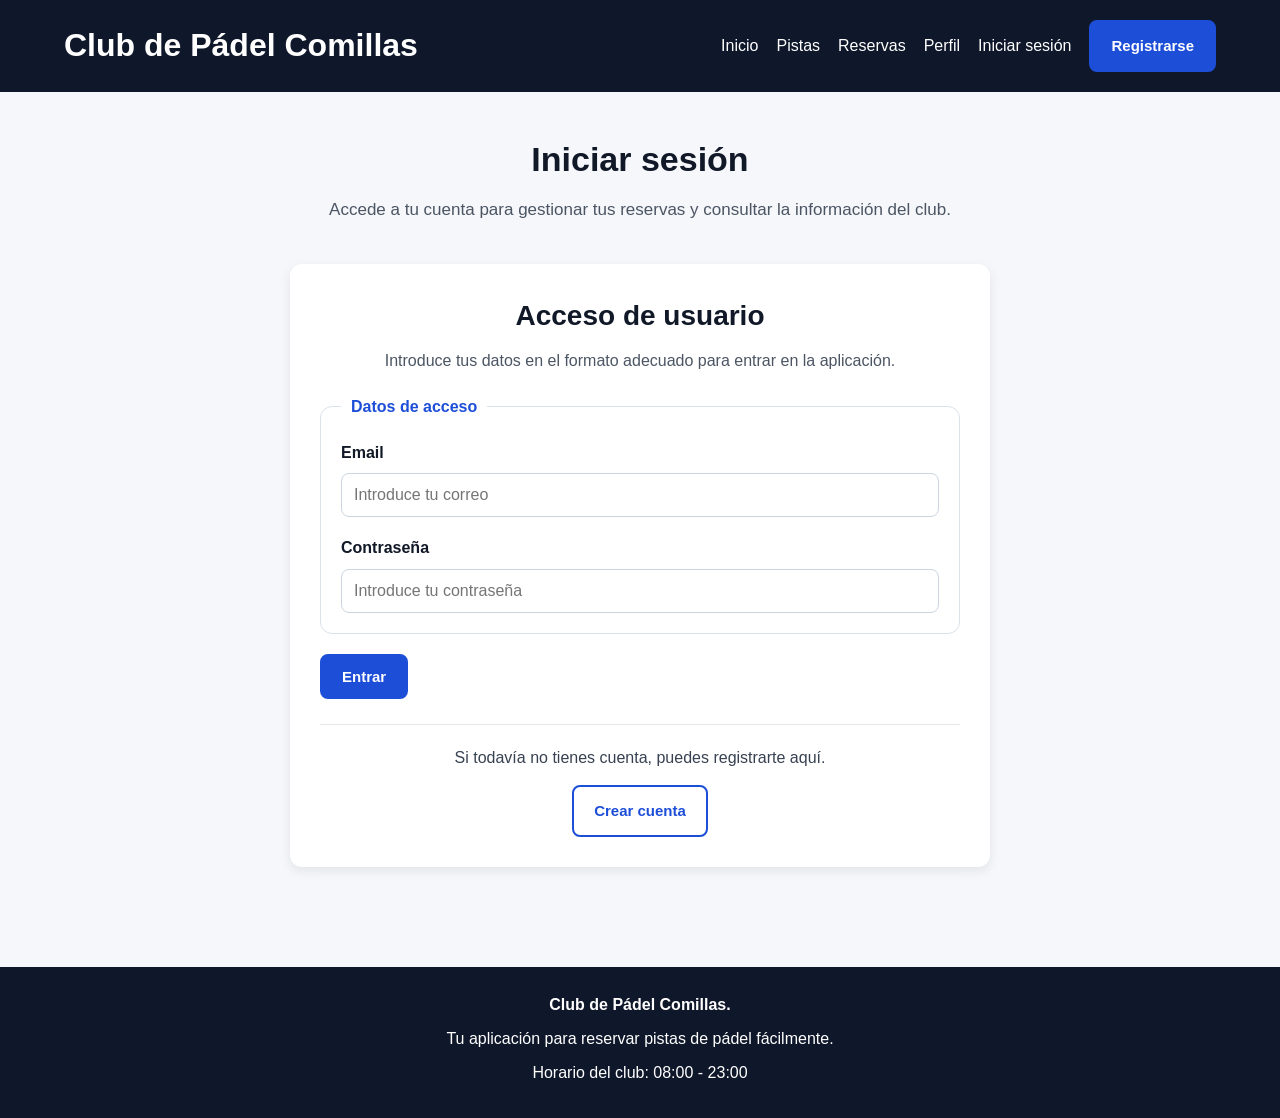
<file: Proyecto Final PAT + JS/Backend/Proyecto/PistaPadel/src/main/resources/static/admin-courts.html>
<!DOCTYPE html>
<html lang="es">
<head>
    <meta charset="UTF-8">
    <meta name="viewport" content="width=device-width, initial-scale=1.0">
    <title>Gestión de Pistas</title>
    <link rel="stylesheet" href="css/index.css">
    <link rel="stylesheet" href="css/paginas/admin-courts.css">
</head>

<body>
    <header class="header">
        <div class="logo">
            <h1>Club de Pádel Comillas Admin</h1>
        </div>

        <nav class="nav">
            <a href="admin-dashboard.html">Dashboard</a>
            <a href="admin-courts.html">Pistas</a>
            <a href="admin-users.html">Usuarios</a>
            <a href="admin-reservations.html">Reservas</a>
            <a href="index.html">Volver al sitio</a>
        </nav>
    </header>

    <main>
        <section class="pagina-titulo">
            <h2>Gestión de Pistas</h2>
            <p>
                Crea, edita y desactiva pistas del sistema de forma sencilla.
            </p>
        </section>

        <section class="courts-forms">
            <div class="courts-grid">
                <article class="admin-card">
                    <h3>Nueva pista</h3>

                    <form id="createCourtForm" class="admin-form">
                        <div class="form-group">
                            <label for="courtName">Nombre</label>
                            <input type="text" id="courtName" name="nombre" placeholder="Ej: Pista Central" required>
                        </div>

                        <div class="form-group">
                            <label for="courtLocation">Ubicación</label>
                            <input type="text" id="courtLocation" name="ubicacion" placeholder="Ej: Zona Norte" required>
                        </div>

                        <div class="form-group">
                            <label for="courtPrice">Precio por hora</label>
                            <input type="number" id="courtPrice" name="precioHora" placeholder="Ej: 20" min="0" required>
                        </div>

                        <div class="form-group">
                            <label for="courtCreatedDate">Fecha de alta</label>
                            <input type="date" id="courtCreatedDate" name="fechaAlta" required>
                        </div>

                        <div class="form-group">
                            <label for="courtActive">Estado</label>
                            <select id="courtActive" name="activa" required>
                                <option value="true">Activa</option>
                                <option value="false">Inactiva</option>
                            </select>
                        </div>

                        <button type="submit" class="button-primary">Crear pista</button>
                    </form>
                </article>

                <article class="admin-card">
                    <h3>Editar pista</h3>

                    <form id="editCourtForm" class="admin-form">
                        <div class="form-group">
                            <label for="editCourtId">ID pista</label>
                            <input type="number" id="editCourtId" name="courtId" placeholder="Selecciona una pista de la tabla" required>
                        </div>

                        <div class="form-group">
                            <label for="editCourtName">Nombre</label>
                            <input type="text" id="editCourtName" name="nombre" placeholder="Nuevo nombre">
                        </div>

                        <div class="form-group">
                            <label for="editCourtLocation">Ubicación</label>
                            <input type="text" id="editCourtLocation" name="ubicacion" placeholder="Nueva ubicación">
                        </div>

                        <div class="form-group">
                            <label for="editCourtPrice">Precio por hora</label>
                            <input type="number" id="editCourtPrice" name="precioHora" min="0" placeholder="Nuevo precio">
                        </div>

                        <div class="form-group">
                            <label for="editCourtActive">Estado</label>
                            <select id="editCourtActive" name="activa">
                                <option value="">No cambiar</option>
                                <option value="true">Activa</option>
                                <option value="false">Inactiva</option>
                            </select>
                        </div>

                        <div class="form-actions">
                            <button type="submit" class="button-primary">Guardar cambios</button>
                            <button type="button" class="button-danger" id="deleteCourtBtn">Desactivar / borrar pista</button>
                        </div>
                    </form>
                </article>
            </div>
        </section>

        <section class="courts-list">
            <div class="admin-card">
                <div class="section-header">
                    <h3>Listado de pistas</h3>

                    <div class="filters-inline">
                        <label for="filterCourtStatus">Estado</label>
                        <select id="filterCourtStatus">
                            <option value="">Todas</option>
                            <option value="true">Activas</option>
                            <option value="false">Inactivas</option>
                        </select>

                        <button class="button-secondary" id="loadCourtsBtn">Actualizar lista</button>
                    </div>
                </div>

                <div class="table-wrapper">
                    <table class="admin-table">
                        <thead>
                            <tr>
                                <th>ID</th>
                                <th>Nombre</th>
                                <th>Ubicación</th>
                                <th>Precio/hora</th>
                                <th>Estado</th>
                                <th>Fecha alta</th>
                                <th>Acciones</th>
                            </tr>
                        </thead>
                        <tbody id="courtsTableBody">
                            <tr>
                                <td colspan="7">Aquí se cargarán las pistas.</td>
                            </tr>
                        </tbody>
                    </table>
                </div>
            </div>
        </section>
    </main>

    <footer class="footer">
        <div class="footer-content">
            <p><strong>Club de Pádel Comillas.</strong></p>
            <p>Panel de administración del sistema.</p>
            <p>Horario del club: 08:00 - 23:00</p>
        </div>
    </footer>
    <script src="js/admin-courts.js"></script>
</body>
</html>
</file>
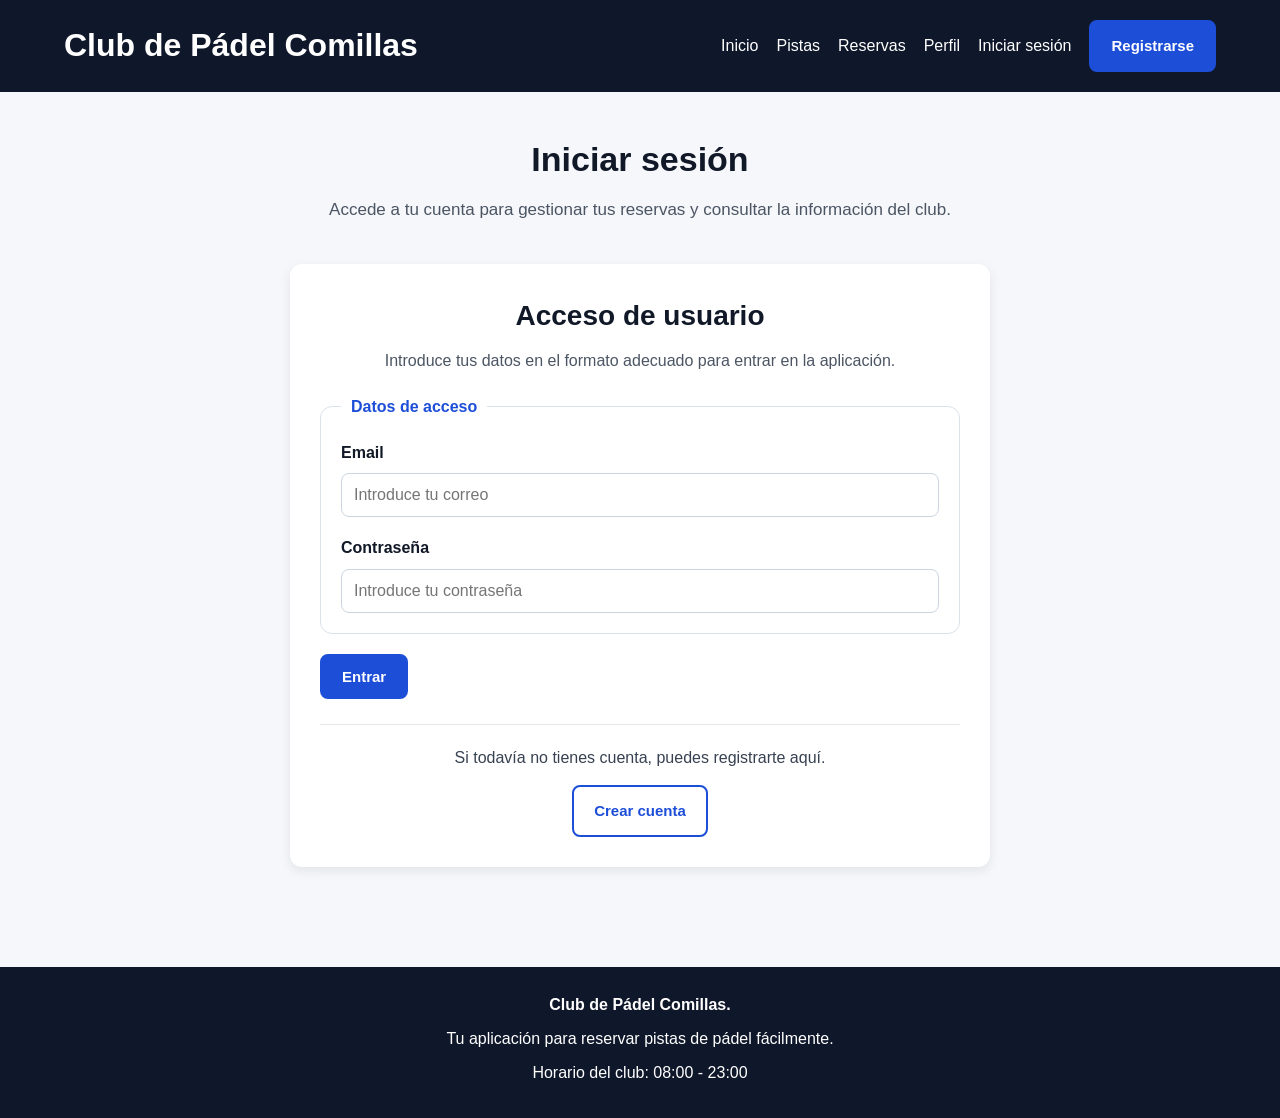
<file: Proyecto Final PAT + JS/Backend/Proyecto/PistaPadel/src/main/resources/static/admin-dashboard.html>
<!DOCTYPE html>
<html lang="es">
<head>
    <meta charset="UTF-8" />
    <meta name="viewport" content="width=device-width, initial-scale=1.0" />
    <title>Panel de Administración</title>
    <link rel="stylesheet" href="css/index.css" />
    <link rel="stylesheet" href="css/paginas/admin-dash.css" />
</head>
<body>
    <header class="admin-header">
        <div class="container header-flex">
            <div class="logo-box">
                <h1 class="logo-text"> Mododo Administrador</h1>
            </div>

            <nav class="navbar">
                <ul class="nav-list">
                    <li><a href="admin-dashboard.html" class="nav-link active">Panel de Administración</a></li>
                    <li><a href="admin-courts.html" class="nav-link">Pistas</a></li>
                    <li><a href="admin-users.html" class="nav-link">Usuarios</a></li>
                    <li><a href="admin-reservations.html" class="nav-link">Reservas</a></li>
                    <li><a href="index.html" class="nav-link">Volver a la pagina </a></li>
                </ul>
            </nav>
        </div>
    </header>

    <main class="admin-main">
        <section class="container page-header">
            <h2>Panel de Administración</h2>
            <p>Gestiona pistas, usuarios y reservas del sistema.</p>
        </section>

        <section class="container stats-grid">
            <article class="stat-card">
                <h3>Gestionar pistas</h3>
                <p class="stat-number" id="totalCourts"></p>
                <a href="admin-courts.html" class="button-primary">Gestionar pistas</a>
            </article>

            <article class="stat-card">
                <h3>Gestionar usuarios</h3>
                <p class="stat-number" id="totalUsers"></p>
                <a href="admin-users.html" class="button-primary">Gestionar usuarios</a>
            </article>

            <article class="stat-card">
                <h3>Gestionar Reservas</h3>
                <p class="stat-number" id="todayReservations"></p>
                <a href="admin-reservations.html" class="button-primary">Ver reservas</a>
            </article>

        </section>
    </main>

    <footer class="footer">
        <div class="footer-content">
            <p><strong>Club de Pádel Comillas.</strong></p>
            <p>Panel de administración del sistema.</p>
            <p>Horario del club: 08:00 - 23:00</p>
        </div>
    </footer>
    <script src="js/admin-dashboard.js"></script>
</body>
</html>
</file>
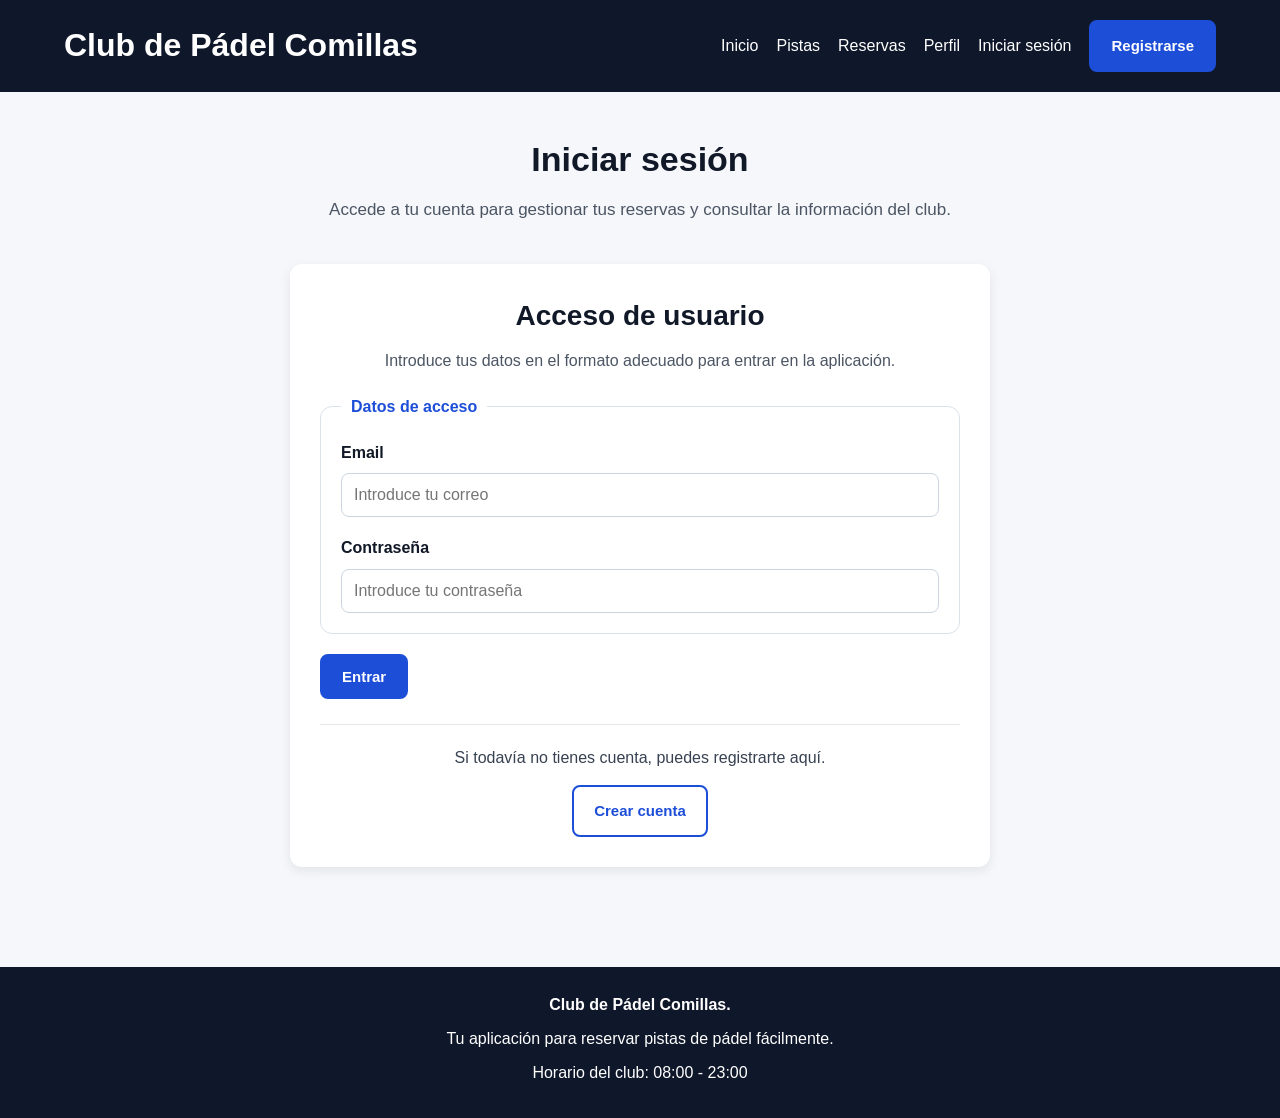
<file: Proyecto Final PAT + JS/Backend/Proyecto/PistaPadel/src/main/resources/static/admin-reservations.html>
<!DOCTYPE html>
<html lang="es">
<head>
    <meta charset="UTF-8">
    <meta name="viewport" content="width=device-width, initial-scale=1.0">
    <title>Gestión de Reservas</title>
    <link rel="stylesheet" href="css/index.css">
    <link rel="stylesheet" href="css/paginas/admin-reservations.css">
</head>

<body>
    <header class="header">
        <div class="logo">
            <h1>Club de Pádel Comillas Admin</h1>
        </div>

        <nav class="nav">
            <a href="admin-dashboard.html">Dashboard</a>
            <a href="admin-courts.html">Pistas</a>
            <a href="admin-users.html">Usuarios</a>
            <a href="admin-reservations.html">Reservas</a>
            <a href="index.html">Volver al sitio</a>
        </nav>
    </header>

    <main>
        <section class="pagina-titulo">
            <h2>Gestión de Reservas</h2>
            <p>
                Consulta reservas por fecha, pista o usuario y accede a su información detallada.
            </p>
        </section>

        <section class="reservations-filters">
            <div class="admin-card">
                <h3>Filtros</h3>

                <form id="filterReservationsForm" class="admin-form filters-grid">
                    <div class="form-group">
                        <label for="reservationDate">Fecha</label>
                        <input type="date" id="reservationDate" name="date">
                    </div>

                    <div class="form-group">
                        <label for="reservationCourtId">ID pista</label>
                        <input type="number" id="reservationCourtId" name="courtId" placeholder="Ej: 2">
                    </div>

                    <div class="form-group">
                        <label for="reservationUserId">ID usuario</label>
                        <input type="number" id="reservationUserId" name="userId" placeholder="Ej: 5">
                    </div>

                    <div class="form-actions">
                        <button type="submit" class="button-primary">Buscar reservas</button>
                        <button type="reset" class="button-secondary" id="resetReservationsFiltersBtn">Limpiar filtros</button>
                    </div>
                </form>
            </div>
        </section>

        <section class="reservations-list">
            <div class="admin-card">
                <div class="section-header">
                    <h3>Listado de reservas</h3>
                    <button class="button-secondary" id="loadReservationsBtn">Actualizar lista</button>
                </div>

                <div class="table-wrapper">
                    <table class="admin-table">
                        <thead>
                            <tr>
                                <th>ID</th>
                                <th>ID Usuario</th>
                                <th>Usuario</th>
                                <th>ID Pista</th>
                                <th>Pista</th>
                                <th>Fecha</th>
                                <th>Hora inicio</th>
                                <th>Hora fin</th>
                                <th>Duración</th>
                                <th>Estado</th>
                                <th>Fecha creación</th>
                            </tr>
                        </thead>
                        <tbody id="reservationsTableBody">
                            <tr>
                                <td colspan="11">Aquí se cargarán las reservas.</td>
                            </tr>
                        </tbody>
                    </table>
                </div>
            </div>
        </section>

        <section class="reservations-extra">
            <div class="single-box">
                <article class="admin-card">
                    <h3>Detalle rápido de reserva</h3>

                    <form id="searchReservationForm" class="admin-form">
                        <div class="form-group">
                            <label for="searchReservationId">ID reserva</label>
                            <input type="number" id="searchReservationId" name="reservationId" placeholder="Ej: 12" required>
                        </div>

                        <button type="submit" class="button-primary">Ver detalle</button>
                    </form>

                    <div id="reservationDetailBox" class="detail-box">
                        <p>Aquí se mostrará el detalle de la reserva seleccionada.</p>
                    </div>
                </article>
            </div>
        </section>
    </main>

    <footer class="footer">
        <div class="footer-content">
            <p><strong>Club de Pádel Comillas.</strong></p>
            <p>Panel de administración del sistema.</p>
            <p>Horario del club: 08:00 - 23:00</p>
        </div>
    </footer>
    <script src="js/admin-reservations.js"></script>
</body>
</html>
</file>
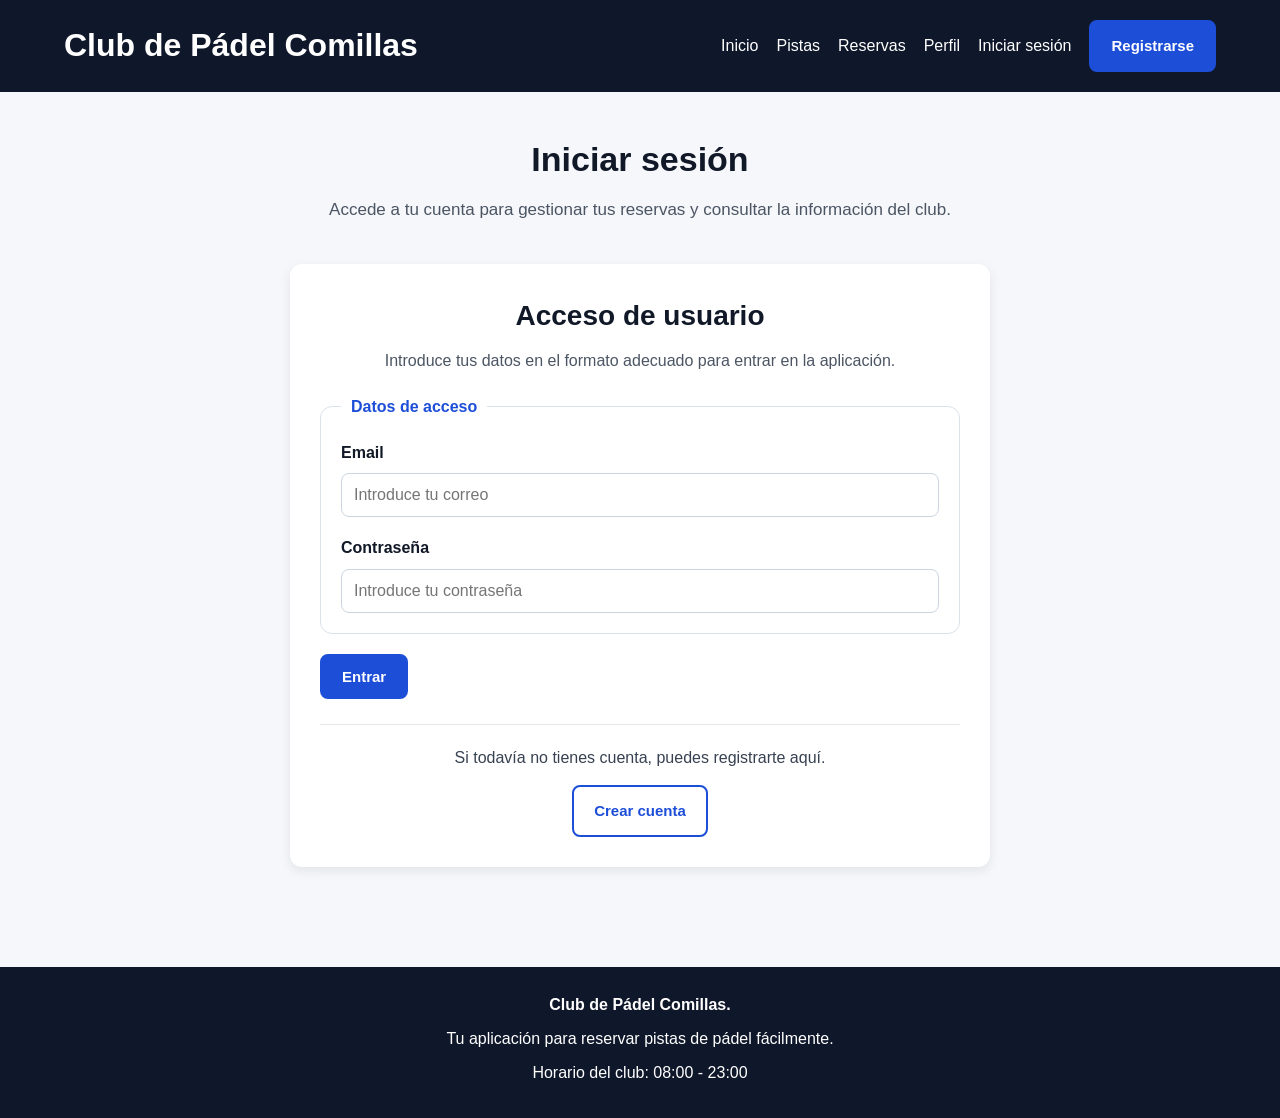
<file: Proyecto Final PAT + JS/Backend/Proyecto/PistaPadel/src/main/resources/static/admin-users.html>
<!DOCTYPE html>
<html lang="es">
<head>
    <meta charset="UTF-8">
    <meta name="viewport" content="width=device-width, initial-scale=1.0">
    <title>Gestión de Usuarios</title>
    <link rel="stylesheet" href="css/index.css">
    <link rel="stylesheet" href="css/paginas/admin-user.css">
</head>

<body>
    <header class="header">
        <div class="logo">
            <h1>Club de Pádel Comillas Admin</h1>
        </div>

        <nav class="nav">
            <a href="admin-dashboard.html">Dashboard</a>
            <a href="admin-courts.html">Pistas</a>
            <a href="admin-users.html">Usuarios</a>
            <a href="admin-reservations.html">Reservas</a>
            <a href="index.html">Volver al sitio</a>
        </nav>
    </header>

    <main>
        <section class="pagina-titulo">
            <h2>Gestión de Usuarios</h2>
            <p>
                Consulta, filtra y edita la información de los usuarios registrados en el sistema.
            </p>
        </section>

        <section class="users-filters">
            <div class="admin-card">
                <h3>Filtros de usuarios</h3>

                <form id="filterUsersForm" class="admin-form">
                    <div class="filters-grid">
                        <div class="form-group">
                            <label for="userId">ID usuario</label>
                            <input type="number" id="userId" name="userId" placeholder="Ej: 5">
                        </div>

                        <div class="form-group">
                            <label for="userName">Nombre</label>
                            <input type="text" id="userName" name="name" placeholder="Ej: María">
                        </div>

                        <div class="form-group">
                            <label for="userEmail">Email</label>
                            <input type="email" id="userEmail" name="email" placeholder="Ej: usuario@email.com">
                        </div>
                    </div>

                    <div class="form-actions filters-actions">
                        <button type="submit" class="button-primary">Buscar usuarios</button>
                        <button type="reset" class="button-secondary" id="resetUsersFiltersBtn">Limpiar filtros</button>
                    </div>
                </form>
            </div>
        </section>

        <section class="users-list">
            <div class="admin-card">
                <div class="section-header">
                    <h3>Listado de usuarios</h3>
                    <button type="button" class="button-secondary" id="loadUsersBtn">Actualizar lista</button>
                </div>

                <div class="table-wrapper">
                    <table class="admin-table">
                        <thead>
                            <tr>
                                <th>ID</th>
                                <th>Nombre</th>
                                <th>Apellido</th>
                                <th>Email</th>
                                <th>Teléfono</th>
                                <th>Rol</th>
                                <th>Estado</th>
                                <th>Acciones</th>
                            </tr>
                        </thead>
                        <tbody id="usersTableBody">
                            <tr>
                                <td colspan="8" class="table-empty">Aquí se cargarán los usuarios.</td>
                            </tr>
                        </tbody>
                    </table>
                </div>
            </div>
        </section>

        <section class="users-extra">
            <div class="users-grid">
                <article class="admin-card">
                    <h3>Editar usuario</h3>

                    <form id="editUserForm" class="admin-form">
                        <div class="form-group">
                            <label for="editUserId">ID usuario</label>
                            <input type="number" id="editUserId" name="userId" placeholder="Selecciona un usuario de la tabla" required>
                        </div>

                        <div class="form-group">
                            <label for="editUserName">Nombre</label>
                            <input type="text" id="editUserName" name="nombre" placeholder="Nuevo nombre">
                        </div>

                        <div class="form-group">
                            <label for="editUserLastName">Apellido</label>
                            <input type="text" id="editUserLastName" name="apellido" placeholder="Nuevo apellido">
                        </div>

                        <div class="form-group">
                            <label for="editUserEmail">Email</label>
                            <input type="email" id="editUserEmail" name="email" placeholder="Nuevo email">
                        </div>

                        <div class="form-group">
                            <label for="editUserPhone">Teléfono</label>
                            <input type="tel" id="editUserPhone" name="telefono" placeholder="Nuevo teléfono">
                        </div>

                        <div class="form-actions">
                            <button type="submit" class="button-primary">Guardar cambios</button>
                        </div>
                    </form>
                </article>

                <article class="admin-card">
                    <h3>Detalle rápido de usuario</h3>

                    <form id="searchUserForm" class="admin-form">
                        <div class="form-group">
                            <label for="searchUserId">ID usuario</label>
                            <input type="number" id="searchUserId" name="searchUserId" placeholder="Ej: 5" required>
                        </div>

                        <button type="submit" class="button-primary detail-button">Ver detalle</button>
                    </form>

                    <div id="userDetailBox" class="detail-box">
                        <p>Aquí se mostrará la información del usuario seleccionado.</p>
                    </div>
                </article>
            </div>
        </section>
    </main>

    <footer class="footer">
        <div class="footer-content">
            <p><strong>Club de Pádel Comillas.</strong></p>
            <p>Panel de administración del sistema.</p>
            <p>Horario del club: 08:00 - 23:00</p>
        </div>
    </footer>
    <script src="js/admin-users.js"></script>
</body>
</html>
</file>
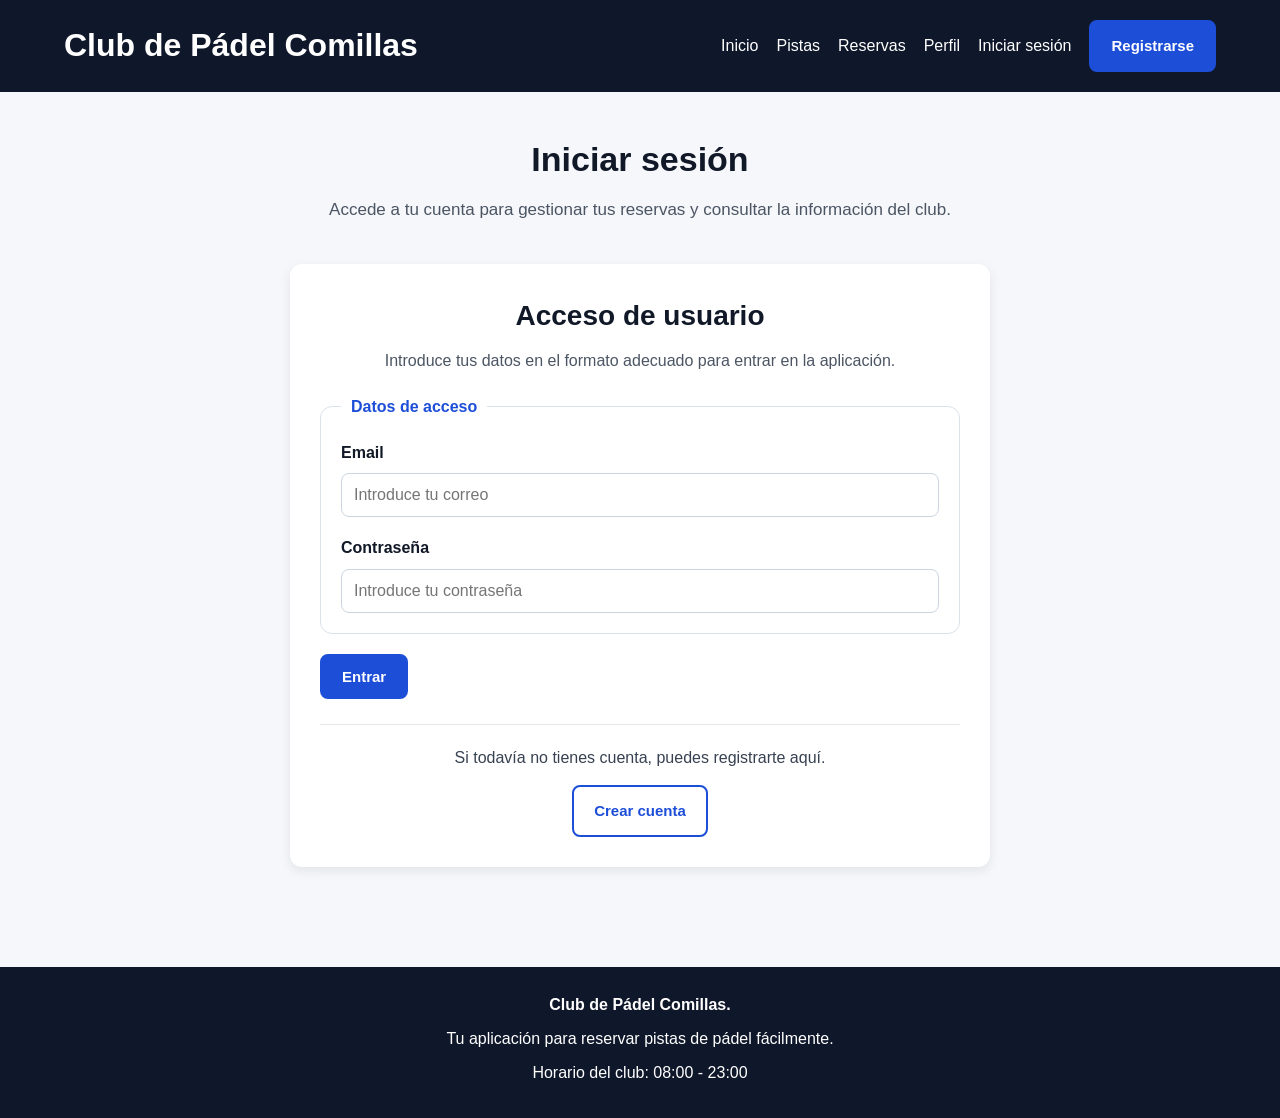
<file: Proyecto Final PAT + JS/Backend/Proyecto/PistaPadel/src/main/resources/static/login.html>
<!DOCTYPE html>
<html lang="es">
<head>
    <meta charset="UTF-8">
    <meta name="viewport" content="width=device-width, initial-scale=1.0">
    <title>Iniciar sesión</title>
    <link rel="stylesheet" href="css/index.css">
    <link rel="stylesheet" href="css/paginas/login.css">
</head>

<body>
    <header class="header">
        <div class="logo">
            <h1>Club de Pádel Comillas</h1>
        </div>

        <nav class="nav">
            <a href="index.html">Inicio</a>
            <a href="pistas.html">Pistas</a>
            <a href="reservas.html">Reservas</a>
            <a href="profile.html">Perfil</a>
            <a href="login.html">Iniciar sesión</a>
            <a href="register.html" class="nav-button">Registrarse</a>
        </nav>
    </header>

    <main>
        <section class="pagina-titulo">
            <h2>Iniciar sesión</h2>
            <p>
                Accede a tu cuenta para gestionar tus reservas y consultar la información del club.
            </p>
        </section>

        <section class="login-section">
            <div class="login-card card">
                <form id="loginForm" class="login-form">
                    <h3>Acceso de usuario</h3>
                    <p class="form-text">
                        Introduce tus datos en el formato adecuado para entrar en la aplicación.
                    </p>
                    <div id="loginMensaje" class="message"></div>

                    <fieldset>
                        <legend>Datos de acceso</legend>

                        <div class="form-group">
                            <label for="email">Email</label>
                            <input type="email" id="email" name="email" required placeholder="Introduce tu correo">
                        </div>

                        <div class="form-group">
                            <label for="password">Contraseña</label>
                            <input type="password" id="password" name="password" required placeholder="Introduce tu contraseña">
                        </div>
                    </fieldset>

                    <div class="form-buttons">
                        <button type="submit" class="button-primary">Entrar</button>
                    </div>

                </form>

                <div class="login-extra">
                    <p>Si todavía no tienes cuenta, puedes registrarte aquí.</p>
                    <a href="register.html" class="button-secondary">Crear cuenta</a>
                </div>
            </div>
        </section>
    </main>

    <footer class="footer">
        <div class="footer-content">
            <p><strong>Club de Pádel Comillas.</strong></p>
            <p>Tu aplicación para reservar pistas de pádel fácilmente.</p>
            <p>Horario del club: 08:00 - 23:00</p>
        </div>
    </footer>
    <script src="js/login.js"></script>
</body>
</html>
</file>
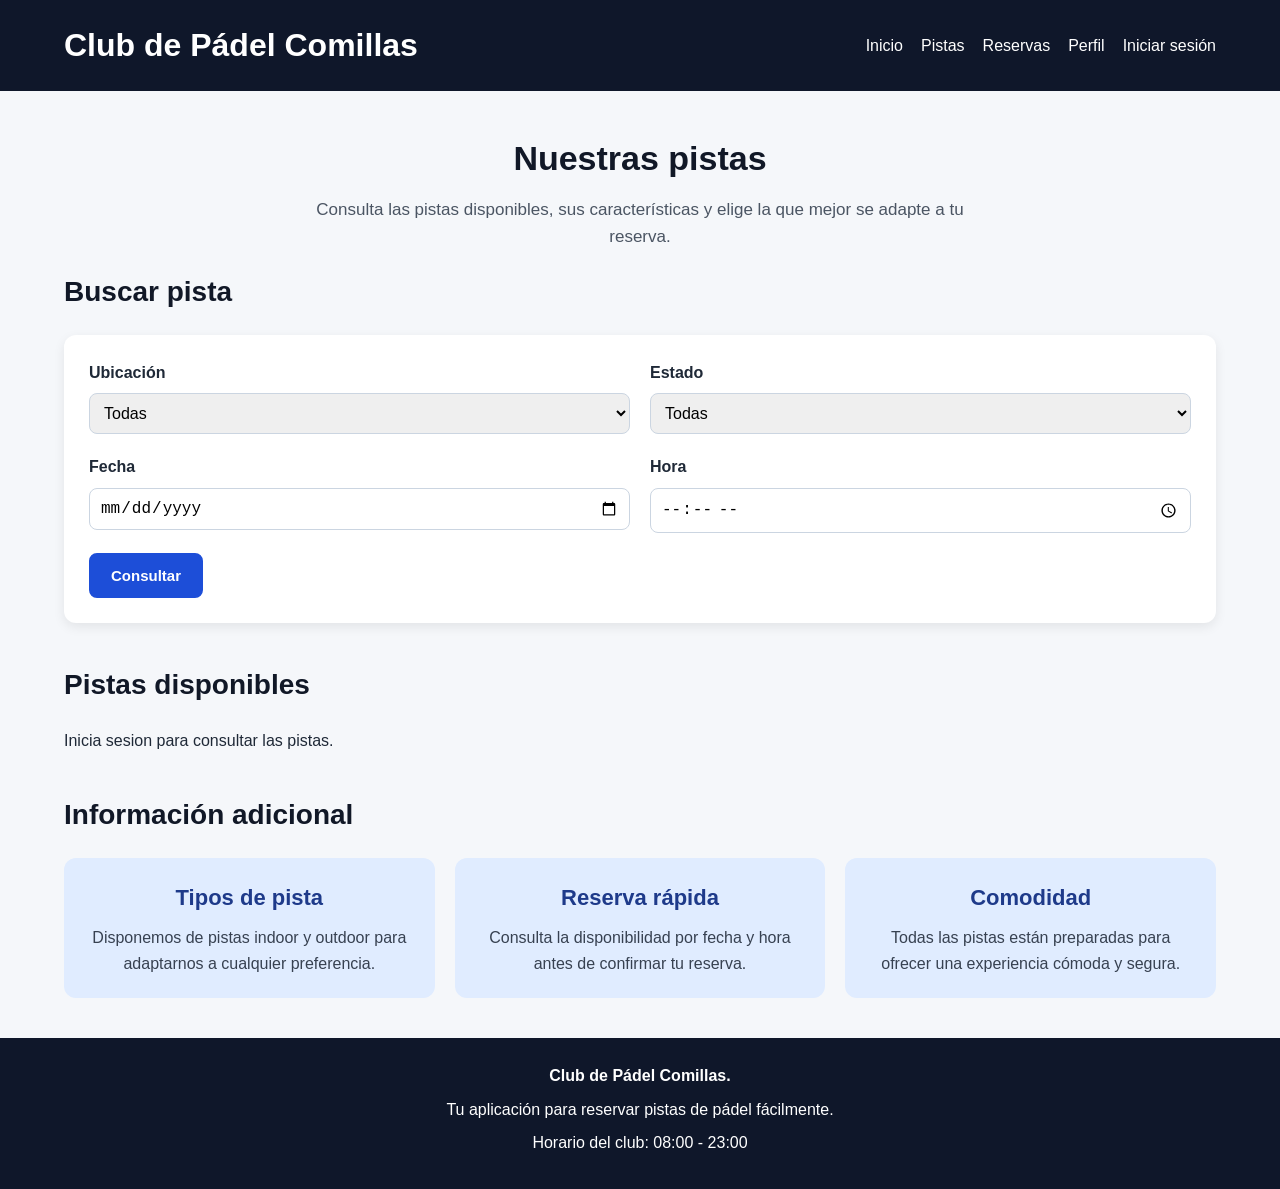
<file: Proyecto Final PAT + JS/Backend/Proyecto/PistaPadel/src/main/resources/static/pistas.html>
<!DOCTYPE html>
<html lang="es">
<head>
    <meta charset="UTF-8">
    <meta name="viewport" content="width=device-width, initial-scale=1.0">
    <title>Pistas</title>
    <link rel="stylesheet" href="css/index.css">
    <link rel="stylesheet" href="css/paginas/pistas.css">
</head>

<body>
    <header class="header">
        <div class="logo">
            <h1>Club de Pádel Comillas</h1>
        </div>

        <nav class="nav">
            <a href="index.html">Inicio</a>
            <a href="pistas.html">Pistas</a>
            <a href="reservas.html">Reservas</a>
            <a href="profile.html">Perfil</a>
            <a href="login.html">Iniciar sesión</a>
        </nav>
    </header>

    <main>
        <section class="pagina-titulo">
            <h2>Nuestras pistas</h2>
            <p>
                Consulta las pistas disponibles, sus características y elige la que mejor se adapte a tu reserva.
            </p>
        </section>

        <section class="filtros-pistas">
            <h2>Buscar pista</h2>

            <form id="filtrosPistasForm" class="form-filtros card">
                <div class="filtros-grid">
                    <div class="filtro-group">
                        <label for="tipo">Ubicación</label>
                        <select id="tipo" name="tipo">
                            <option value="">Todas</option>
                            <option value="norte">Norte</option>
                            <option value="central">Central</option>
                            <option value="sur">Sur</option>
                            <option value="este">Este</option>
                        </select>
                    </div>

                    <div class="filtro-group">
                        <label for="estado">Estado</label>
                        <select id="estado" name="estado">
                            <option value="">Todas</option>
                            <option value="true">Activa</option>
                            <option value="false">Inactiva</option>
                        </select>
                    </div>

                    <div class="filtro-group">
                        <label for="fecha">Fecha</label>
                        <input type="date" id="fecha" name="fecha">
                    </div>

                    <div class="filtro-group">
                        <label for="hora">Hora</label>
                        <input type="time" id="hora" name="hora">
                    </div>
                </div>

                <button type="submit" class="button-primary">Consultar</button>
            </form>
        </section>

        <section class="lista-pistas">
            <h2>Pistas disponibles</h2>

            <div id="pistasGrid" class="pistas-grid">
                <article class="pista-card">
                    <img src="https://padelescuelaclub.es/wp-content/uploads/2025/03/pistas-padel-majadahonda.jpg" alt="Pista 1">
                    <div class="pista-info">
                        <h3>Pista 1</h3>
                        <p><strong>Tipo:</strong> Indoor</p>
                        <p><strong>Ubicación:</strong> Zona norte</p>
                        <p><strong>Precio:</strong> 18 € / hora</p>
                        <p><strong>Estado:</strong> Disponible</p>
                        <a href="reservas.html" class="button-primary">Reservar</a>
                    </div>
                </article>

                <article class="pista-card card">
                    <img src="https://www.porticosport.es/outdoor-court/gallery/Outdoor-Padel-Court-1.webp" alt="Pista 2">
                    <div class="pista-info">
                        <h3>Pista 2</h3>
                        <p><strong>Tipo:</strong> Outdoor</p>
                        <p><strong>Ubicación:</strong> Zona central</p>
                        <p><strong>Precio:</strong> 15 € / hora</p>
                        <p><strong>Estado:</strong> Disponible</p>
                        <a href="reservas.html" class="button-primary">Reservar</a>
                    </div>
                </article>

                <article class="pista-card">
                    <img src="https://voleapadel.es/img/volea_paddel_pista_cabecera.jpg" alt="Pista 3">
                    <div class="pista-info">
                        <h3>Pista 3</h3>
                        <p><strong>Tipo:</strong> Indoor</p>
                        <p><strong>Ubicación:</strong> Zona sur</p>
                        <p><strong>Precio:</strong> 20 € / hora</p>
                        <p><strong>Estado:</strong> Ocupada</p>
                        <a href="reservas.html" class="button-secondary">Ver horarios</a>
                    </div>
                </article>

                <article class="pista-card">
                    <img src="https://unbuendiaenmadrid.com/wp-content/uploads/2022/03/carrusel_club_0002_07.jpg" alt="Pista 4">
                    <div class="pista-info">
                        <h3>Pista 4</h3>
                        <p><strong>Tipo:</strong> Outdoor</p>
                        <p><strong>Ubicación:</strong> Zona este</p>
                        <p><strong>Precio:</strong> 16 € / hora</p>
                        <p><strong>Estado:</strong> Disponible</p>
                        <a href="reservas.html" class="button-primary">Reservar</a>
                    </div>
                </article>
            </div>
        </section>

        <section class="info-pistas">
            <h2>Información adicional</h2>

            <div class="info-grid">
                <div class="info-box">
                    <h3>Tipos de pista</h3>
                    <p>Disponemos de pistas indoor y outdoor para adaptarnos a cualquier preferencia.</p>
                </div>

                <div class="info-box">
                    <h3>Reserva rápida</h3>
                    <p>Consulta la disponibilidad por fecha y hora antes de confirmar tu reserva.</p>
                </div>

                <div class="info-box">
                    <h3>Comodidad</h3>
                    <p>Todas las pistas están preparadas para ofrecer una experiencia cómoda y segura.</p>
                </div>
            </div>
        </section>
    </main>

    <footer class="footer">
        <div class="footer-content">
            <p><strong>Club de Pádel Comillas.</strong></p>
            <p>Tu aplicación para reservar pistas de pádel fácilmente.</p>
            <p>Horario del club: 08:00 - 23:00</p>
            
        </div>
    </footer>
    <script src="js/pistas.js"></script>
</body>
</html>
</file>
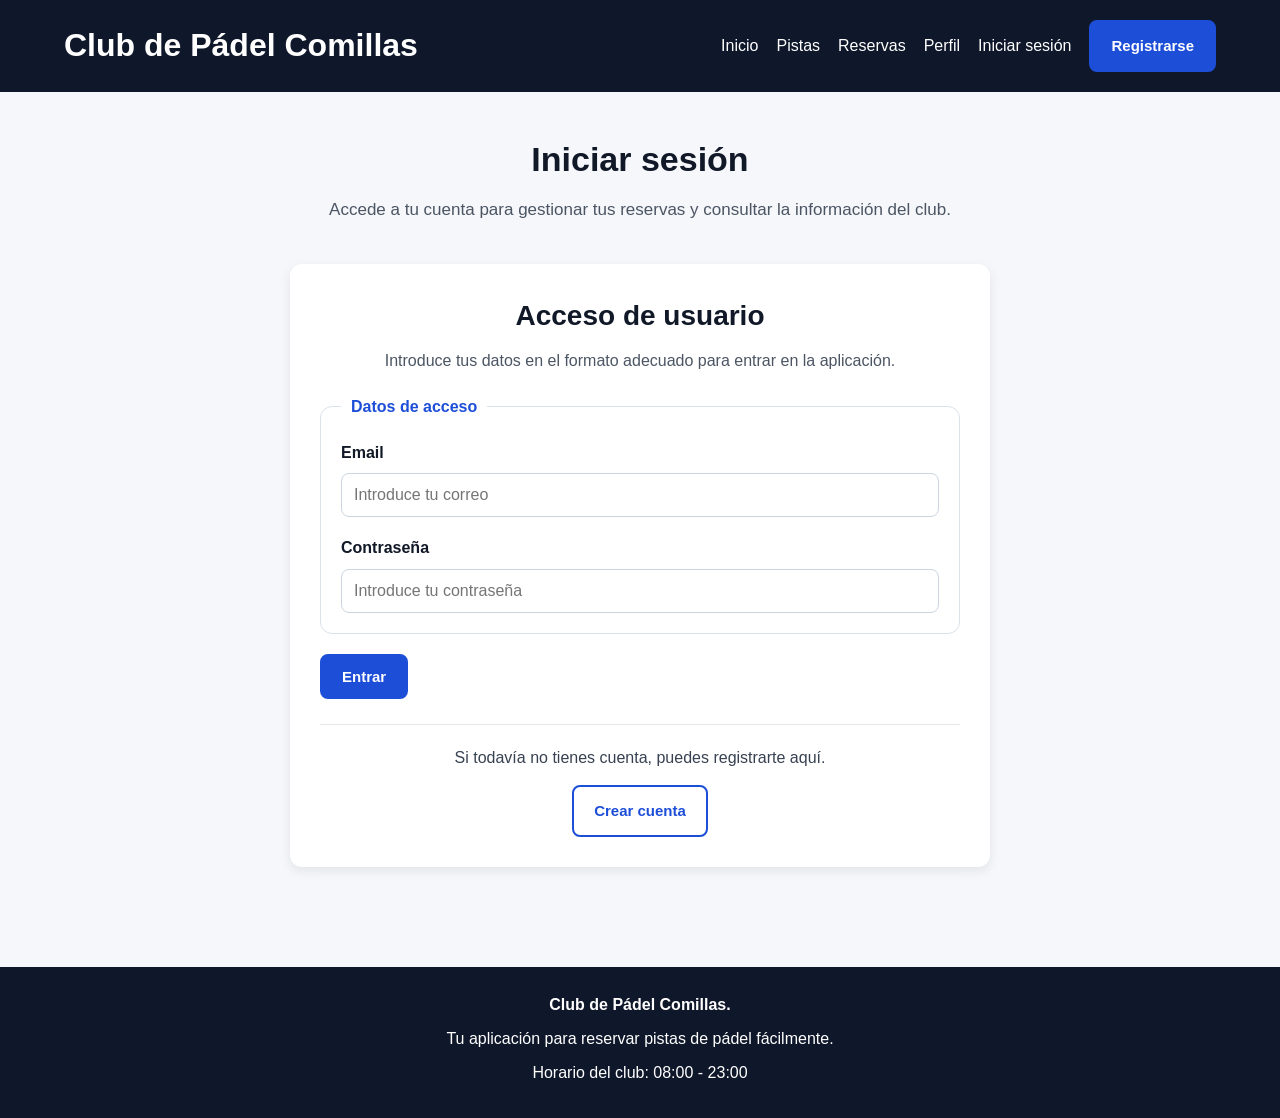
<file: Proyecto Final PAT + JS/Backend/Proyecto/PistaPadel/src/main/resources/static/profile.html>
<!DOCTYPE html>
<html lang="es">
<head>
  <meta charset="UTF-8" />
  <meta name="viewport" content="width=device-width, initial-scale=1.0" />
  <title>Mi perfil | Pista de Pádel</title>
  <link rel="stylesheet" href="css/index.css">
  <link rel="stylesheet" href="css/paginas/profile.css">
</head>
<body>
  <header class="header">
    <div class="logo">
      <h1>Club de Pádel Comillas</h1>
    </div>

    <nav class="nav">
      <a href="index.html">Inicio</a>
      <a href="pistas.html">Pistas</a>
      <a href="reservas.html">Reservas</a>
      <a href="profile.html">Perfil</a>
      <a href="login.html">Iniciar sesión</a>
    </nav>
  </header>

  <main class="container profile-section">
    <section class="card profile-card">
      <h2>Datos de la cuenta</h2>
      <p class="form-text">Consulta y modifica tu información personal.</p>

      <div id="profileMessage" class="message"></div>

      <form id="profileForm" class="form-grid">
        <div class="form-group">
          <label for="userId">ID usuario</label>
          <input type="text" id="userId" disabled />
        </div>

        <div class="form-group">
          <label for="role">Rol</label>
          <input type="text" id="role" disabled />
        </div>

        <div class="form-group">
          <label for="createdAt">Fecha de registro</label>
          <input type="text" id="createdAt" disabled />
        </div>

        <div class="form-group">
          <label for="active">Estado</label>
          <input type="text" id="active" disabled />
        </div>

        <div class="form-group">
          <label for="firstName">Nombre</label>
          <input type="text" id="firstName" required />
        </div>

        <div class="form-group">
          <label for="lastName">Apellidos</label>
          <input type="text" id="lastName" required />
        </div>

        <div class="form-group">
          <label for="email">Correo electrónico</label>
          <input type="email" id="email" required />
        </div>

        <div class="form-group">
          <label for="phone">Teléfono</label>
          <input type="tel" id="phone" />
        </div>

        <div class="profile-button full-width">
          <button type="submit">Guardar cambios</button>
          <button type="button" id="logoutBtn">Cerrar sesión</button>
        </div>
      </form>
    </section>
  </main>
  <script src="js/profile.js"></script>
</body>
</html>
</file>
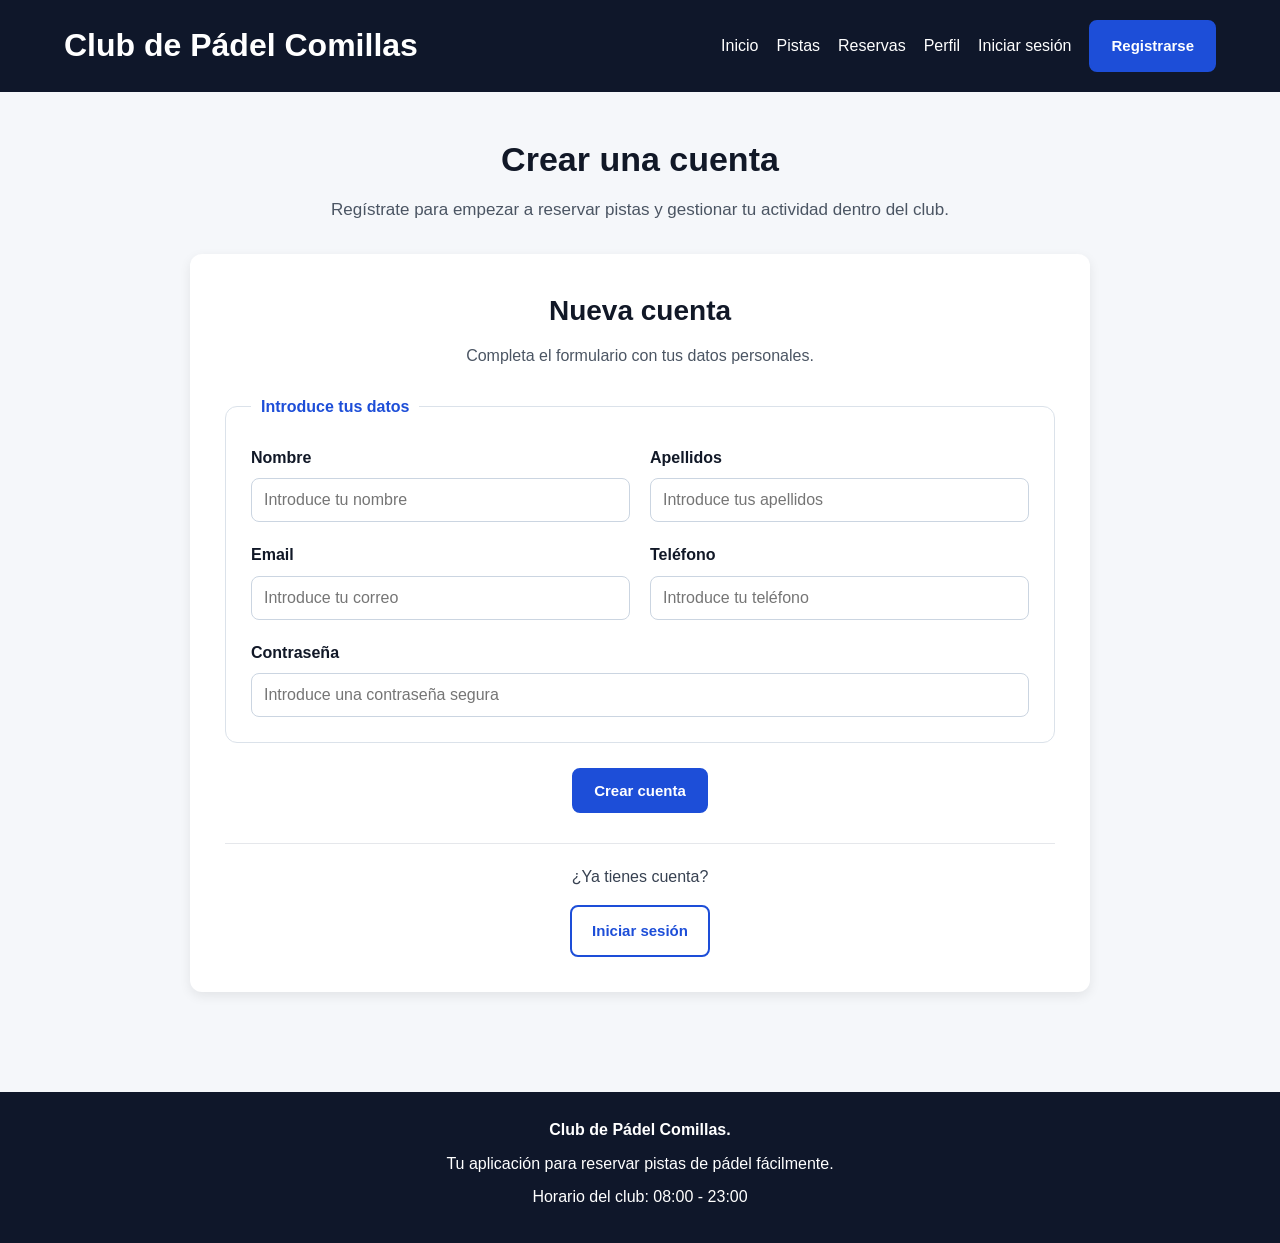
<file: Proyecto Final PAT + JS/Backend/Proyecto/PistaPadel/src/main/resources/static/register.html>
<!DOCTYPE html>
<html lang="es">
<head>
    <meta charset="UTF-8">
    <meta name="viewport" content="width=device-width, initial-scale=1.0">
    <title>Registro</title>
    <link rel="stylesheet" href="css/index.css">
    <link rel="stylesheet" href="css/paginas/register.css">
</head>

<body>
    <header class="header">
        <div class="logo">
            <h1>Club de Pádel Comillas</h1>
        </div>

        <nav class="nav">
            <a href="index.html">Inicio</a>
            <a href="pistas.html">Pistas</a>
            <a href="reservas.html">Reservas</a>
            <a href="profile.html">Perfil</a>
            <a href="login.html">Iniciar sesión</a>
            <a href="register.html" class="nav-button">Registrarse</a>
        </nav>
    </header>

    <main>
        <section class="pagina-titulo">
            <h2>Crear una cuenta</h2>
            <p>
                Regístrate para empezar a reservar pistas y gestionar tu actividad dentro del club.
            </p>
        </section>

        <section class="register-section">
            <div class="register-card card">
                <form id="registerForm" class="register-form">
                    <h3>Nueva cuenta</h3>
                    <p class="form-text">
                        Completa el formulario con tus datos personales.
                    </p>
                    <div id="registerMensaje" class="message"></div>

                    <fieldset>
                        <legend>Introduce tus datos</legend>

                        <div class="register-grid">
                            <div class="form-group">
                                <label for="nombre">Nombre</label>
                                <input type="text" id="nombre" name="nombre" required placeholder="Introduce tu nombre">
                            </div>

                            <div class="form-group">
                                <label for="apellidos">Apellidos</label>
                                <input type="text" id="apellidos" name="apellidos" placeholder="Introduce tus apellidos">
                            </div>

                            <div class="form-group">
                                <label for="email">Email</label>
                                <input type="email" id="email" name="email" required placeholder="Introduce tu correo">
                            </div>

                            <div class="form-group">
                                <label for="telefono">Teléfono</label>
                                <input type="tel" id="telefono" name="telefono" placeholder="Introduce tu teléfono">
                            </div>

                            <div class="form-group form-group-full">
                                <label for="password">Contraseña</label>
                                <input type="password" id="password" name="password" required placeholder="Introduce una contraseña segura">
                            </div>
                        </div>
                    </fieldset>

                    <div class="form-button">
                        <button type="submit" class="button-primary">Crear cuenta</button>
                    </div>
                </form>

                <div class="register-extra">
                    <p>¿Ya tienes cuenta?</p>
                    <a href="login.html" class="button-secondary">Iniciar sesión</a>
                </div>
            </div>
        </section>
    </main>

    <footer class="footer">
        <div class="footer-content">
            <p><strong>Club de Pádel Comillas.</strong></p>
            <p>Tu aplicación para reservar pistas de pádel fácilmente.</p>
            <p>Horario del club: 08:00 - 23:00</p>
        </div>
    </footer>
    <script src="js/register.js"></script>
</body>
</html>
</file>
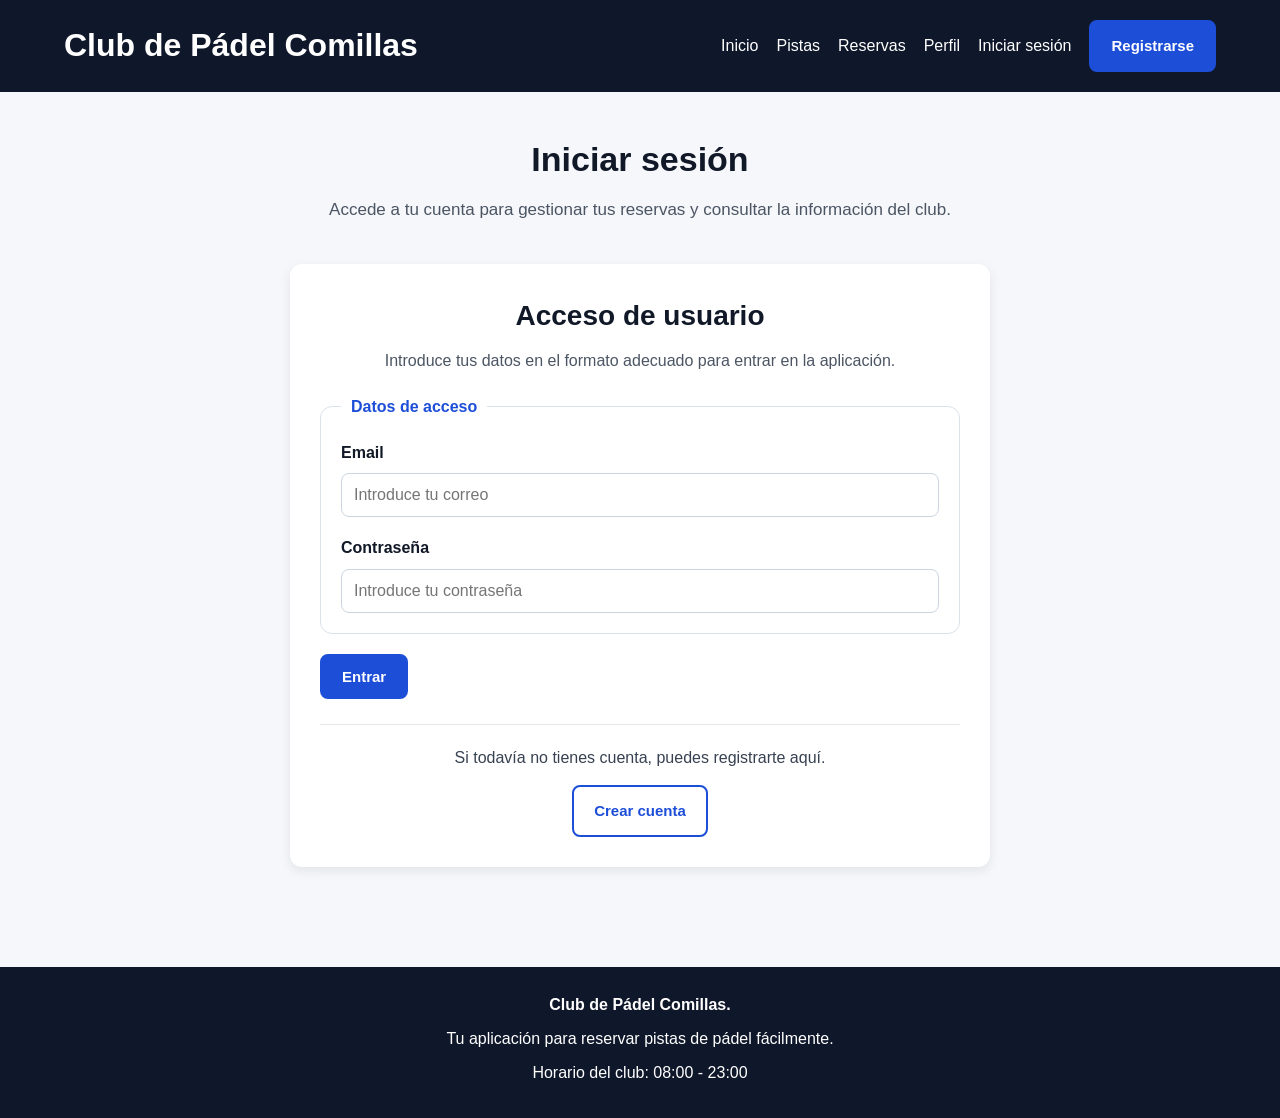
<file: Proyecto Final PAT + JS/Backend/Proyecto/PistaPadel/src/main/resources/static/reservas.html>
<!DOCTYPE html>
<html lang="es">
<head>
    <meta charset="UTF-8">
    <meta name="viewport" content="width=device-width, initial-scale=1.0">
    <title>Reservas</title>
    <link rel="stylesheet" href="css/index.css">
    <link rel="stylesheet" href="css/paginas/reservas.css">
</head>

<body>
    <header class="header">
        <div class="logo">
            <h1>Club de Pádel Comillas</h1>
        </div>

        <nav class="nav">
            <a href="index.html">Inicio</a>
            <a href="pistas.html">Pistas</a>
            <a href="reservas.html">Reservas</a>
            <a href="profile.html">Perfil</a>
            <a href="login.html">Iniciar sesión</a>
        </nav>
    </header>

    <main>
        <section class="pagina-titulo">
            <h2>Gestión de reservas</h2>
            <p>
                Consulta la disponibilidad de las pistas y administra tus reservas de forma sencilla.
                Todo a un click.
            </p>
        </section>

        <section class="crear-reserva">
            <h2>Crear nueva reserva</h2>

            <form id="reservaForm" class="form-reserva card">
                <div id="reservasMensaje" class="message"></div>
                <div class="form-grid">
                    <div class="form-group">
                        <label for="pista">Pista</label>
                        <select id="pista" name="pista">
                            <option value="">Selecciona una pista</option>
                            <option value="1">Pista 1</option>
                            <option value="2">Pista 2</option>
                            <option value="3">Pista 3</option>
                            <option value="4">Pista 4</option>
                        </select>
                    </div>

                    <div class="form-group">
                        <label for="fecha">Fecha</label>
                        <input type="date" id="fecha" name="fecha">
                    </div>

                    <div class="form-group">
                        <label for="hora">Hora de inicio</label>
                        <input type="time" id="hora" name="hora">
                    </div>

                    <div class="form-group">
                        <label for="duracion">Duración</label>
                        <select id="duracion" name="duracion">
                            <option value="">Selecciona duración</option>
                            <option value="60">60 minutos</option>
                            <option value="90">90 minutos</option>
                            <option value="120">120 minutos</option>
                        </select>
                    </div>
                </div>

                <button type="submit" class="button-primary">Reservar pista</button>
            </form>
        </section>

        <section class="mis-reservas">
            <h2>Mis reservas</h2>

            <div id="reservasGrid" class="reservas-grid">
                <article class="reserva-card card">
                    <h3>Pista 1</h3>
                    <p><strong>Fecha:</strong> 20/04/2026</p>
                    <p><strong>Hora:</strong> 18:00</p>
                    <p><strong>Duración:</strong> 90 minutos</p>
                    <div class="reserva-botones">
                        <a href="#" class="button-secondary">Modificar</a>
                        <a href="#" class="button-primary">Cancelar</a>
                    </div>
                </article>

                <article class="reserva-card">
                    <h3>Pista 3</h3>
                    <p><strong>Fecha:</strong> 22/04/2026</p>
                    <p><strong>Hora:</strong> 20:00</p>
                    <p><strong>Duración:</strong> 60 minutos</p>
                    <div class="reserva-botones">
                        <a href="#" class="button-secondary">Modificar</a>
                        <a href="#" class="button-primary">Cancelar</a>
                    </div>
                </article>
            </div>
        </section>

        <section class="info-reservas">
            <h2>Información útil</h2>
            <div class="info-grid">
                <div class="info-box">
                    <h3>Consulta de pistas</h3>
                    <p>Puedes comprobar qué pistas están disponibles por fecha y hora.</p>
                </div>

                <div class="info-box">
                    <h3>Gestión sencilla</h3>
                    <p>Accede a tus reservas activas y modifícalas cuando lo necesites.</p>
                </div>

                <div class="info-box">
                    <h3>Cancelaciones</h3>
                    <p>Las reservas pueden cancelarse según la política establecida por el club.</p>
                </div>
            </div>
        </section>
    </main>

    <footer class="footer">
        <div class="footer-content">
            <p><strong>Club de Pádel Comillas.</strong></p>
            <p>Tu aplicación para reservar pistas de pádel fácilmente.</p>
            <p>Horario del club: 08:00 - 23:00</p>
            
        </div>
    </footer>
    <script src="js/reservas.js"></script>
</body>
</html>
</file>
<file: Proyecto Final PAT + JS/Backend/Proyecto/PistaPadel/src/main/resources/static/css/index.css>
/* RESET */
* {
    margin: 0;
    padding: 0;
    box-sizing: border-box;
}

img {
    max-width: 100%;
    display: block;
}

a {
    text-decoration: none;
    color: inherit;
}

/* GENERAL */
body {
    font-family: Arial, sans-serif;
    line-height: 1.6;
    background-color: #f5f7fa;
    color: #1f2937;
}

main {
    width: 90%;
    max-width: 1200px;
    margin: 0 auto;
}

h1,
h2,
h3 {
    color: #111827;
}

/* BOTONES */
.button-primary,
.button-secondary,
.nav-button {
    display: inline-block;
    padding: 12px 20px;
    border-radius: 8px;
    font-weight: bold;
    font-family: inherit;
    font-size: 15px;
    cursor: pointer;
    transition: background-color 0.2s ease, color 0.2s ease, border-color 0.2s ease;
}

.button-primary,
.nav-button {
    background-color: #1d4ed8;
    color: white;
    border: 2px solid #1d4ed8;
}

.button-primary:hover,
.nav-button:hover {
    background-color: #1e40af;
}

.button-secondary {
    background-color: white;
    color: #1d4ed8;
    border: 2px solid #1d4ed8;
}

.button-secondary:hover {
    background-color: #dbeafe;
}

/* HEADER */
.header {
    background-color: #0f172a;
    color: white;
    padding: 20px 5%;
    display: flex;
    justify-content: space-between;
    align-items: center;
    gap: 20px;
    flex-wrap: wrap;
}

.logo h1 {
    color: white;
    font-size: 32px;
}

.nav {
    display: flex;
    gap: 18px;
    align-items: center;
    flex-wrap: wrap;
}

.nav a {
    color: white;
}

.nav a:hover {
    color: #93c5fd;
}

/* FOOTER */
.footer {
    background-color: #0f172a;
    color: white;
    text-align: center;
    padding: 25px 5%;
    margin-top: 40px;
}

.footer-content p {
    margin-bottom: 8px;
    font-size: 16px;
}

/* TITULO GENERAL DE PAGINAS */
.pagina-titulo {
    padding: 40px 0 20px 0;
    text-align: center;
}

.pagina-titulo h2 {
    font-size: 34px;
    margin-bottom: 10px;
}

.pagina-titulo p {
    font-size: 17px;
    color: #4b5563;
    max-width: 700px;
    margin: 0 auto;
}

/* TARJETA GENERAL REUTILIZABLE */
.card {
    background-color: white;
    border-radius: 12px;
    box-shadow: 0 4px 12px rgba(0, 0, 0, 0.08);
}

/* FORMULARIOS GENERALES */
.form-group {
    display: flex;
    flex-direction: column;
}

.form-group label {
    font-weight: bold;
    margin-bottom: 8px;
    color: #111827;
}

.form-group input,
.form-group select {
    padding: 12px;
    border: 1px solid #cbd5e1;
    border-radius: 8px;
    font-size: 16px;
    background-color: white;
}

.form-group input:focus,
.form-group select:focus {
    outline: none;
    border-color: #1d4ed8;
    box-shadow: 0 0 0 3px rgba(29, 78, 216, 0.15);
}

/* CAJAS DE INFORMACION GENERALES */
.info-grid {
    display: grid;
    grid-template-columns: repeat(auto-fit, minmax(220px, 1fr));
    gap: 20px;
}

.info-box {
    background-color: #e0ecff;
    padding: 22px;
    border-radius: 12px;
    text-align: center;
}

.info-box h3 {
    margin-bottom: 10px;
    color: #1e3a8a;
    font-size: 22px;
}

.info-box p {
    color: #374151;
    font-size: 16px;
}

/* ========================= */
/* ESTILOS DE LA PAGINA HOME */
/* ========================= */

/* INTRODUCCION */
.intro {
    display: flex;
    align-items: center;
    justify-content: space-between;
    gap: 40px;
    padding: 60px 0;
    flex-wrap: wrap;
}

.intro-text {
    flex: 1;
    min-width: 300px;
}

.intro-text h2 {
    font-size: 38px;
    margin-bottom: 20px;
}

.intro-text p {
    font-size: 18px;
    color: #4b5563;
    margin-bottom: 25px;
}

.intro-buttons {
    display: flex;
    gap: 15px;
    flex-wrap: wrap;
}

.intro-image {
    flex: 1;
    min-width: 300px;
}

.intro-image img {
    width: 100%;
    border-radius: 14px;
}

/* CARACTERISTICAS */
.caracteristicas {
    padding: 40px 0;
}

.caracteristicas h2 {
    text-align: center;
    margin-bottom: 30px;
    font-size: 32px;
}

.caracteristicas-grid {
    display: grid;
    grid-template-columns: repeat(auto-fit, minmax(250px, 1fr));
    gap: 20px;
}

.caracteristicas-card {
    background-color: white;
    padding: 25px;
    border-radius: 12px;
    box-shadow: 0 4px 12px rgba(0, 0, 0, 0.08);
}

.caracteristicas-card h3 {
    margin-bottom: 10px;
    color: #1d4ed8;
    font-size: 22px;
}

.caracteristicas-card p {
    color: #4b5563;
    font-size: 16px;
}

/* INFORMACION GENERAL DEL CLUB */
.info {
    padding: 40px 0;
}

.info h2 {
    text-align: center;
    margin-bottom: 30px;
    font-size: 32px;
}

/* BLOQUE FINAL DE REGISTRO */
.auth {
    margin: 60px 0;
    padding: 40px 25px;
    background-color: #1d4ed8;
    color: white;
    text-align: center;
    border-radius: 16px;
}

.auth h2 {
    color: white;
    margin-bottom: 15px;
    font-size: 32px;
}

.auth p {
    margin-bottom: 20px;
    font-size: 17px;
}

.auth-buttons {
    display: flex;
    justify-content: center;
    gap: 15px;
    flex-wrap: wrap;
}

.auth .button-primary {
    background-color: white;
    color: #1d4ed8;
}

.auth .button-primary:hover {
    background-color: #dbeafe;
}

.auth .button-secondary {
    background-color: transparent;
    color: white;
    border: 2px solid white;
}

.auth .button-secondary:hover {
    background-color: rgba(255, 255, 255, 0.15);
}

.message {
    margin: 12px 0;
    padding: 10px 12px;
    border-radius: 8px;
    font-weight: bold;
}

.message:empty {
    display: none;
}

.message.success {
    background-color: #dcfce7;
    color: #166534;
}

.message.error {
    background-color: #fee2e2;
    color: #991b1b;
}

/* RESPONSIVE */
@media (max-width: 768px) {
    .header {
        flex-direction: column;
        align-items: flex-start;
    }

    .nav {
        width: 100%;
        gap: 12px;
    }

    .logo h1 {
        font-size: 28px;
    }

    .pagina-titulo h2,
    .caracteristicas h2,
    .info h2,
    .auth h2 {
        font-size: 28px;
    }

    .intro {
        padding: 40px 0;
        gap: 25px;
    }

    .intro-text h2 {
        font-size: 30px;
    }

    .intro-text p {
        font-size: 17px;
    }

    .auth {
        padding: 30px 20px;
    }
}
</file>
<file: Proyecto Final PAT + JS/Backend/Proyecto/PistaPadel/src/main/resources/static/css/paginas/admin-courts.css>
/* SECCION DE FILTROS */
.users-filters {
    margin-bottom: 40px;
}

/* TARJETA GENERAL */
.admin-card {
    background-color: white;
    padding: 28px;
    border-radius: 16px;
    box-shadow: 0 4px 12px rgba(0, 0, 0, 0.08);
}

/* TITULOS */
.admin-card h3 {
    font-size: 28px;
    margin-bottom: 22px;
    color: #111827;
}

/* FORMULARIOS */
.admin-form {
    display: flex;
    flex-direction: column;
    gap: 18px;
}

/* GRID DE FILTROS */
.filters-grid {
    display: grid;
    grid-template-columns: repeat(3, 1fr);
    gap: 20px;
    align-items: end;
}

/* LISTADO */
.users-list {
    margin-bottom: 40px;
}

/* CABECERA DEL BLOQUE */
.section-header {
    display: flex;
    justify-content: space-between;
    align-items: center;
    gap: 20px;
    flex-wrap: wrap;
    margin-bottom: 20px;
}

/* TABLA */
.table-wrapper {
    overflow-x: auto;
    border-radius: 12px;
    border: 1px solid #e5e7eb;
}

.admin-table {
    width: 100%;
    border-collapse: collapse;
    min-width: 1000px;
    background-color: white;
}

.admin-table thead {
    background-color: #eff6ff;
}

.admin-table th,
.admin-table td {
    text-align: left;
    padding: 14px 12px;
    border-bottom: 1px solid #e5e7eb;
    font-size: 15px;
}

.admin-table th {
    color: #1e3a8a;
    font-weight: bold;
}

.admin-table td {
    color: #374151;
}

/* SECCION INFERIOR */
.users-extra {
    margin-bottom: 40px;
}

.users-grid {
    display: grid;
    grid-template-columns: 1.3fr 0.9fr;
    gap: 24px;
    align-items: start;
}

/* ACCIONES */
.form-actions {
    display: flex;
    gap: 12px;
    flex-wrap: wrap;
    align-items: center;
    margin-top: 6px;
}

/* BOTON ROJO */
.button-danger {
    display: inline-block;
    padding: 12px 20px;
    border-radius: 8px;
    font-weight: bold;
    background-color: #dc2626;
    color: white;
    border: none;
    cursor: pointer;
    transition: background-color 0.2s ease;
}

.button-danger:hover {
    background-color: #b91c1c;
}

/* CAJA DETALLE */
.detail-box {
    margin-top: 20px;
    padding: 18px;
    background-color: #f8fafc;
    border: 1px solid #e5e7eb;
    border-radius: 12px;
   
}

.detail-box p {
    color: #374151;
    font-size: 16px;
}

/* MEJORA VISUAL DE INPUTS Y SELECTS SOLO EN ESTA PAGINA */
.users-extra .form-group input,
.users-extra .form-group select,
.users-filters .form-group input {
    width: 100%;
}

/* PARA QUE EL BLOQUE DE EDITAR NO SE VEA TAN ETERNO */
.users-grid .admin-card:first-child .admin-form {
    gap: 16px;
}

/* PARA DAR MAS PRESENCIA AL BOTON DE ACTUALIZAR */
.section-header .button-secondary {
    white-space: nowrap;
}

/* RESPONSIVE */
@media (max-width: 1024px) {
    .filters-grid {
        grid-template-columns: 1fr 1fr;
    }

    .users-grid {
        grid-template-columns: 1fr;
    }
}

@media (max-width: 768px) {
    .admin-card {
        padding: 22px;
    }

    .admin-card h3 {
        font-size: 22px;
    }

    .filters-grid {
        grid-template-columns: 1fr;
    }

    .section-header {
        flex-direction: column;
        align-items: flex-start;
    }

    .form-actions {
        flex-direction: column;
        align-items: stretch;
    }

    .form-actions .button-primary,
    .form-actions .button-secondary,
    .form-actions .button-danger {
        width: 100%;
        text-align: center;
    }
}
</file>
<file: Proyecto Final PAT + JS/Backend/Proyecto/PistaPadel/src/main/resources/static/css/paginas/admin-dash.css>
/* CONTENEDOR GENERAL */
.container {
    width: 90%;
    max-width: 1200px;
    margin: 0 auto;
}

/* HEADER DEL PANEL */
.admin-header {
    background-color: #0f172a;
    color: white;
    padding: 20px 0;
}

.header-flex {
    display: flex;
    justify-content: space-between;
    align-items: center;
    gap: 20px;
    flex-wrap: wrap;
}

.logo-text {
    color: white;
    font-size: 30px;
}

/* NAVEGACION */
.navbar {
    display: flex;
}

.nav-list {
    list-style: none;
    display: flex;
    gap: 18px;
    align-items: center;
    flex-wrap: wrap;
}

.nav-link {
    color: white;
    font-weight: 500;
    transition: color 0.2s ease;
}

.nav-link:hover {
    color: #93c5fd;
}

.nav-link.active {
    color: #93c5fd;
    font-weight: bold;
}

/* MAIN */
.admin-main {
    padding: 40px 0 60px 0;
}

/* CABECERA DE PAGINA */
.page-header {
    text-align: center;
    margin-bottom: 40px;
}

.page-header h2 {
    font-size: 34px;
    margin-bottom: 10px;
    color: #111827;
}

.page-header p {
    font-size: 17px;
    color: #4b5563;
    max-width: 700px;
    margin: 0 auto;
}

/* GRID DE ESTADISTICAS */
.stats-grid {
    display: grid;
    grid-template-columns: repeat(4, 1fr);
    gap: 20px;
}

/* TARJETAS */
.stat-card {
    background-color: white;
    padding: 25px;
    border-radius: 12px;
    box-shadow: 0 4px 12px rgba(0, 0, 0, 0.08);
    text-align: center;
}

.stat-card h3 {
    font-size: 22px;
    margin-bottom: 15px;
    color: #1d4ed8;
}

.stat-number {
    font-size: 40px;
    font-weight: bold;
    color: #111827;
    margin-bottom: 20px;
}

/* RESPONSIVE */
@media (max-width: 1024px) {
    .stats-grid {
        grid-template-columns: repeat(2, 1fr);
    }
}

@media (max-width: 768px) {
    .header-flex {
        flex-direction: column;
        align-items: flex-start;
    }

    .nav-list {
        gap: 12px;
    }

    .logo-text {
        font-size: 26px;
    }

    .page-header h2 {
        font-size: 28px;
    }

    .stat-number {
        font-size: 32px;
    }

    .stats-grid {
        grid-template-columns: 1fr;
    }
}
</file>
<file: Proyecto Final PAT + JS/Backend/Proyecto/PistaPadel/src/main/resources/static/css/paginas/admin-reservations.css>
/* SECCION DE FILTROS */
.reservations-filters {
    margin-bottom: 40px;
}

/* TARJETA GENERAL */
.admin-card {
    background-color: white;
    padding: 25px;
    border-radius: 16px;
    box-shadow: 0 4px 12px rgba(0, 0, 0, 0.08);
}

/* TITULOS DE LAS TARJETAS */
.admin-card h3 {
    font-size: 26px;
    margin-bottom: 20px;
    color: #111827;
}

/* FORMULARIOS */
.admin-form {
    display: flex;
    flex-direction: column;
    gap: 18px;
}

/* GRID DE FILTROS */
.filters-grid {
    display: grid;
    grid-template-columns: repeat(3, 1fr);
    gap: 20px;
    align-items: end;
}

/* ACCIONES DE FORMULARIO */
.form-actions {
    display: flex;
    gap: 12px;
    flex-wrap: wrap;
    align-items: center;
}

/* LISTADO */
.reservations-list {
    margin-bottom: 40px;
}

/* CABECERA DEL BLOQUE */
.section-header {
    display: flex;
    justify-content: space-between;
    align-items: center;
    gap: 20px;
    flex-wrap: wrap;
    margin-bottom: 20px;
}

/* TABLA */
.table-wrapper {
    overflow-x: auto;
}

.admin-table {
    width: 100%;
    border-collapse: collapse;
    min-width: 1100px;
}

.admin-table thead {
    background-color: #eff6ff;
}

.admin-table th,
.admin-table td {
    text-align: left;
    padding: 14px 12px;
    border-bottom: 1px solid #e5e7eb;
    font-size: 15px;
}

.admin-table th {
    color: #1e3a8a;
    font-weight: bold;
}

.admin-table td {
    color: #374151;
}

/* PARTE INFERIOR */
.reservations-extra {
    margin-bottom: 40px;
}

.single-box {
    max-width: 700px;
}

/* CAJA DETALLE */
.detail-box {
    margin-top: 20px;
    padding: 18px;
    background-color: #f8fafc;
    border: 1px solid #e5e7eb;
    border-radius: 12px;
}

.detail-box p {
    color: #374151;
    font-size: 16px;
}

/* RESPONSIVE */
@media (max-width: 1024px) {
    .filters-grid {
        grid-template-columns: 1fr 1fr;
    }
}

@media (max-width: 768px) {
    .admin-card {
        padding: 22px;
    }

    .admin-card h3 {
        font-size: 22px;
    }

    .filters-grid {
        grid-template-columns: 1fr;
    }

    .section-header {
        flex-direction: column;
        align-items: flex-start;
    }

    .form-actions {
        flex-direction: column;
        align-items: stretch;
    }

    .form-actions .button-primary,
    .form-actions .button-secondary {
        width: 100%;
        text-align: center;
    }
}
</file>
<file: Proyecto Final PAT + JS/Backend/Proyecto/PistaPadel/src/main/resources/static/css/paginas/admin-user.css>
/* =========================
   PAGINA USUARIOS - ESTILO ADMIN
   ========================= */

.users-filters,
.users-list,
.users-extra {
    margin-bottom: 36px;
}

/* TARJETA GENERAL */
.admin-card {
    background-color: #ffffff;
    padding: 28px;
    border-radius: 22px;
    box-shadow: 0 10px 30px rgba(15, 23, 42, 0.08);
    border: 1px solid #e5e7eb;
}

.admin-card h3 {
    font-size: 28px;
    line-height: 1.2;
    margin-bottom: 24px;
    color: #111827;
}

/* FORMULARIOS */
.admin-form {
    display: flex;
    flex-direction: column;
    gap: 20px;
}

/* FILTROS */
.filters-grid {
    display: grid;
    grid-template-columns: repeat(3, minmax(0, 1fr));
    gap: 22px;
}

.users-filters .form-group label,
.users-extra .form-group label {
    font-size: 15px;
    font-weight: 700;
    margin-bottom: 10px;
    color: #111827;
}

.users-filters .form-group input,
.users-filters .form-group select,
.users-extra .form-group input,
.users-extra .form-group select {
    width: 100%;
    min-height: 56px;
    padding: 14px 16px;
    border: 1px solid #cbd5e1;
    border-radius: 12px;
    font-size: 16px;
    background-color: #ffffff;
    color: #111827;
    transition: border-color 0.2s ease, box-shadow 0.2s ease, transform 0.2s ease;
}

.users-filters .form-group input::placeholder,
.users-extra .form-group input::placeholder {
    color: #9ca3af;
}

.users-filters .form-group input:focus,
.users-filters .form-group select:focus,
.users-extra .form-group input:focus,
.users-extra .form-group select:focus {
    outline: none;
    border-color: #1d4ed8;
    box-shadow: 0 0 0 4px rgba(29, 78, 216, 0.12);
}

/* BOTONES */
.form-actions {
    display: flex;
    gap: 14px;
    flex-wrap: wrap;
    align-items: center;
}

.filters-actions {
    margin-top: 8px;
}

.button-primary,
.button-secondary,
.button-danger {
    min-height: 52px;
    padding: 12px 22px;
    border-radius: 12px;
    font-size: 16px;
    font-weight: 700;
}

.button-danger {
    display: inline-flex;
    align-items: center;
    justify-content: center;
    background-color: #dc2626;
    color: white;
    border: none;
    cursor: pointer;
    transition: background-color 0.2s ease, transform 0.2s ease;
}

.button-danger:hover {
    background-color: #b91c1c;
    transform: translateY(-1px);
}

.button-primary:hover,
.button-secondary:hover {
    transform: translateY(-1px);
}

/* LISTADO */
.users-list .admin-card {
    padding: 28px 28px 24px;
}

.section-header {
    display: flex;
    justify-content: space-between;
    align-items: center;
    gap: 18px;
    flex-wrap: wrap;
    margin-bottom: 22px;
}

.section-header h3 {
    margin-bottom: 0;
}

.section-header .button-secondary {
    white-space: nowrap;
}

/* TABLA */
.table-wrapper {
    overflow-x: auto;
    border: 1px solid #dbe3ee;
    border-radius: 18px;
    background-color: #ffffff;
}

.admin-table {
    width: 100%;
    min-width: 980px;
    border-collapse: collapse;
    background-color: #ffffff;
}

.admin-table thead {
    background-color: #eef4ff;
}

.admin-table th,
.admin-table td {
    padding: 18px 16px;
    text-align: left;
    border-bottom: 1px solid #e5e7eb;
    font-size: 15px;
    vertical-align: middle;
}

.admin-table th {
    color: #1e3a8a;
    font-size: 15px;
    font-weight: 800;
    letter-spacing: 0.2px;
}

.admin-table td {
    color: #374151;
}

.admin-table tbody tr {
    transition: background-color 0.2s ease;
}

.admin-table tbody tr:hover {
    background-color: #f8fbff;
}

.admin-table tbody tr:last-child td {
    border-bottom: none;
}

.table-empty {
    padding: 24px 16px;
    color: #6b7280;
    text-align: left;
    font-size: 16px;
}

/* BLOQUE INFERIOR */
.users-grid {
    display: grid;
    grid-template-columns: 1.35fr 0.95fr;
    gap: 24px;
    align-items: start;
}

.users-grid .admin-card {
    height: 100%;
}

.users-grid .admin-card:first-child .admin-form {
    gap: 18px;
}

/* DETALLE */
.detail-box {
    margin-top: 18px;
    padding: 18px;
    background-color: #f8fbff;
    border: 1px solid #dbe7f5;
    border-radius: 16px;
    min-height: 150px;
}

.detail-box p {
    color: #4b5563;
    font-size: 15px;
    line-height: 1.6;
}

.detail-button {
    width: 100%;
}

/* AJUSTES VISUALES EXTRA */
.users-list .admin-card,
.users-filters .admin-card,
.users-extra .admin-card {
    position: relative;
}

.users-list .admin-card::before,
.users-filters .admin-card::before,
.users-extra .admin-card::before {
    content: "";
    position: absolute;
    inset: 0;
    border-radius: 22px;
    pointer-events: none;
}

/* RESPONSIVE */
@media (max-width: 1024px) {
    .filters-grid {
        grid-template-columns: 1fr 1fr;
    }

    .users-grid {
        grid-template-columns: 1fr;
    }
}

@media (max-width: 768px) {
    .admin-card {
        padding: 22px;
        border-radius: 18px;
    }

    .admin-card h3 {
        font-size: 24px;
        margin-bottom: 20px;
    }

    .filters-grid {
        grid-template-columns: 1fr;
        gap: 18px;
    }

    .section-header {
        flex-direction: column;
        align-items: stretch;
    }

    .section-header .button-secondary {
        width: 100%;
        text-align: center;
    }

    .form-actions {
        flex-direction: column;
        align-items: stretch;
    }

    .form-actions .button-primary,
    .form-actions .button-secondary,
    .form-actions .button-danger {
        width: 100%;
        text-align: center;
        justify-content: center;
    }

    .admin-table {
        min-width: 820px;
    }
}
</file>
<file: Proyecto Final PAT + JS/Backend/Proyecto/PistaPadel/src/main/resources/static/css/paginas/login.css>
.login-section {
    padding: 20px 0 60px 0;
}

.login-card {
    max-width: 700px;
    margin: 0 auto;
    padding: 30px;
}

.login-form h3 {
    font-size: 28px;
    margin-bottom: 10px;
    text-align: center;
}

.form-text {
    text-align: center;
    color: #4b5563;
    margin-bottom: 20px;
    font-size: 16px;
}

.login-form fieldset {
    border: 1px solid #dbe2ea;
    border-radius: 12px;
    padding: 20px;
    margin-bottom: 20px;
}

.login-form legend {
    padding: 0 10px;
    font-weight: bold;
    color: #1d4ed8;
}

.login-form .form-group {
    margin-bottom: 18px;
}

.login-form .form-group:last-child {
    margin-bottom: 0;
}

.form-buttons {
    display: flex;
    gap: 15px;
    margin-top: 10px;
    flex-wrap: wrap;
}

.login-extra {
    margin-top: 25px;
    text-align: center;
    border-top: 1px solid #e5e7eb;
    padding-top: 20px;
}

.login-extra p {
    margin-bottom: 15px;
    color: #374151;
    font-size: 16px;
}
</file>
<file: Proyecto Final PAT + JS/Backend/Proyecto/PistaPadel/src/main/resources/static/css/paginas/pistas.css>
.filtros-pistas,
.lista-pistas,
.info-pistas {
    margin-bottom: 40px;
}

.filtros-pistas h2,
.lista-pistas h2,
.info-pistas h2 {
    font-size: 28px;
    margin-bottom: 20px;
}

.form-filtros {
    padding: 25px;
}

.filtros-grid {
    display: grid;
    grid-template-columns: repeat(2, 1fr);
    gap: 20px;
    margin-bottom: 20px;
}

.filtro-group {
    display: flex;
    flex-direction: column;
}

.filtro-group label {
    font-weight: bold;
    margin-bottom: 8px;
}

.filtro-group input,
.filtro-group select {
    padding: 10px;
    border: 1px solid #cbd5e1;
    border-radius: 8px;
    font-size: 16px;
}

.pistas-grid {
    display: grid;
    grid-template-columns: repeat(2, 1fr);
    gap: 20px;
}

.pista-card {
    overflow: hidden;
}

.pista-card img {
    width: 100%;
    height: 220px;
    object-fit: cover;
}

.pista-info {
    padding: 20px;
}

.pista-info h3 {
    font-size: 24px;
    margin-bottom: 12px;
    color: #1d4ed8;
}

.pista-info p {
    margin-bottom: 8px;
    color: #374151;
}

.pista-info a {
    margin-top: 12px;
}
</file>
<file: Proyecto Final PAT + JS/Backend/Proyecto/PistaPadel/src/main/resources/static/css/paginas/profile.css>
.profile-section {
    padding: 40px 0 60px 0;
}

.profile-card {
    max-width: 1100px;
    margin: 0 auto;
    padding: 32px;
    background: #ffffff;
    border-radius: 18px;
    box-shadow: 0 10px 30px rgba(0, 0, 0, 0.06);
}

.profile-card h2 {
    font-size: 28px;
    margin-bottom: 10px;
    text-align: center;
    color: #0b1b46;
}

.form-text {
    text-align: center;
    color: #3f5673;
    margin-bottom: 35px;
    font-size: 16px;
    line-height: 1.6;
}

.form-grid {
    display: grid;
    grid-template-columns: repeat(2, 1fr);
    gap: 24px 24px;
}

.form-group {
    display: flex;
    flex-direction: column;
}

.form-group label {
    margin-bottom: 10px;
    font-weight: 700;
    font-size: 15px;
    color: #0b1b46;
}

.form-group input {
    width: 100%;
    padding: 16px 18px;
    border: 1px solid #c8d1df;
    border-radius: 12px;
    font-size: 15px;
    background-color: #ffffff;
    box-sizing: border-box;
    transition: border-color 0.2s ease, box-shadow 0.2s ease;
}

.form-group input:focus {
    outline: none;
    border-color: #2f5be7;
    box-shadow: 0 0 0 3px rgba(47, 91, 231, 0.12);
}

.form-group input:disabled {
    background-color: #f5f7fb;
    color: #5b6472;
}

.full-width {
    grid-column: 1 / -1;
}

.profile-button {
    display: flex;
    gap: 14px;
    margin-top: 8px;
    flex-wrap: wrap;
    justify-content: flex-start;
}

.profile-button button {
    padding: 14px 24px;
    border-radius: 12px;
    border: 2px solid #0b1b46;
    font-size: 15px;
    font-weight: 700;
    cursor: pointer;
    transition: transform 0.15s ease, opacity 0.15s ease, background-color 0.2s ease;
}

.profile-button button:hover {
    transform: translateY(-1px);
}

.profile-button button[type="submit"] {
    background-color: #2f5be7;
    color: #ffffff;
}

.profile-button button[type="submit"]:hover {
    background-color: #2449bf;
}

#myReservationsBtn {
    background-color: #ffffff;
    color: #0b1b46;
}

#myReservationsBtn:hover {
    background-color: #f2f5fb;
}

.secondary {
    background-color: #ffffff;
    color: #b42318;
    border-color: #b42318;
}

.secondary:hover {
    background-color: #fff1f0;
}

.message {
    min-height: 22px;
    margin-bottom: 18px;
    padding: 12px 14px;
    border-radius: 10px;
    text-align: center;
    font-size: 14px;
}

.message.success {
    background-color: #dcfce7;
    color: #166534;
    border: 1px solid #bbf7d0;
}

.message.error {
    background-color: #fee2e2;
    color: #991b1b;
    border: 1px solid #fecaca;
}

.message.info {
    background-color: #dbeafe;
    color: #1e40af;
    border: 1px solid #bfdbfe;
}

@media (max-width: 768px) {
    .profile-card {
        padding: 24px;
    }

    .form-grid {
        grid-template-columns: 1fr;
        gap: 20px;
    }

    .full-width {
        grid-column: auto;
    }

    .profile-card h2 {
        font-size: 24px;
    }

    .profile-button {
        flex-direction: column;
    }

    .profile-button button {
        width: 100%;
    }
}
</file>
<file: Proyecto Final PAT + JS/Backend/Proyecto/PistaPadel/src/main/resources/static/css/paginas/register.css>
.register-section {
    padding: 10px 0 60px 0;
}

.register-card {
    max-width: 900px;
    margin: 0 auto;
    padding: 35px;
}

.register-form h3 {
    font-size: 28px;
    margin-bottom: 10px;
    text-align: center;
    color: #111827;
}

.form-text {
    text-align: center;
    color: #4b5563;
    margin-bottom: 25px;
    font-size: 16px;
}

.register-form fieldset {
    border: 1px solid #dbe2ea;
    border-radius: 12px;
    padding: 25px;
    margin-bottom: 25px;
}

.register-form legend {
    padding: 0 10px;
    font-weight: bold;
    color: #1d4ed8;
    font-size: 16px;
}

.register-grid {
    display: grid;
    grid-template-columns: repeat(2, 1fr);
    gap: 20px;
}

.form-group-full {
    grid-column: 1 / -1;
}

.form-button {
    display: flex;
    justify-content: center;
    margin-top: 10px;
}

.register-extra {
    margin-top: 30px;
    text-align: center;
    border-top: 1px solid #e5e7eb;
    padding-top: 20px;
}

.register-extra p {
    margin-bottom: 15px;
    color: #374151;
    font-size: 16px;
}

@media (max-width: 768px) {
    .register-card {
        padding: 24px;
    }

    .register-grid {
        grid-template-columns: 1fr;
    }

    .form-group-full {
        grid-column: auto;
    }

    .register-form h3 {
        font-size: 24px;
    }
}
</file>
<file: Proyecto Final PAT + JS/Backend/Proyecto/PistaPadel/src/main/resources/static/css/paginas/reservas.css>
.crear-reserva,
.mis-reservas,
.info-reservas {
    margin-bottom: 40px;
}

.crear-reserva h2,
.mis-reservas h2,
.info-reservas h2 {
    font-size: 28px;
    margin-bottom: 20px;
}

.form-reserva {
    padding: 25px;
}

.form-grid {
    display: grid;
    grid-template-columns: repeat(2, 1fr);
    gap: 20px;
    margin-bottom: 20px;
}

.reservas-grid {
    display: grid;
    grid-template-columns: repeat(2, 1fr);
    gap: 20px;
}

.reserva-card {
    padding: 22px;
}

.reserva-card h3 {
    font-size: 22px;
    margin-bottom: 12px;
    color: #1d4ed8;
}

.reserva-card p {
    margin-bottom: 8px;
    color: #374151;
}

.reserva-botones {
    display: flex;
    gap: 12px;
    margin-top: 15px;
    flex-wrap: wrap;
}
</file>
